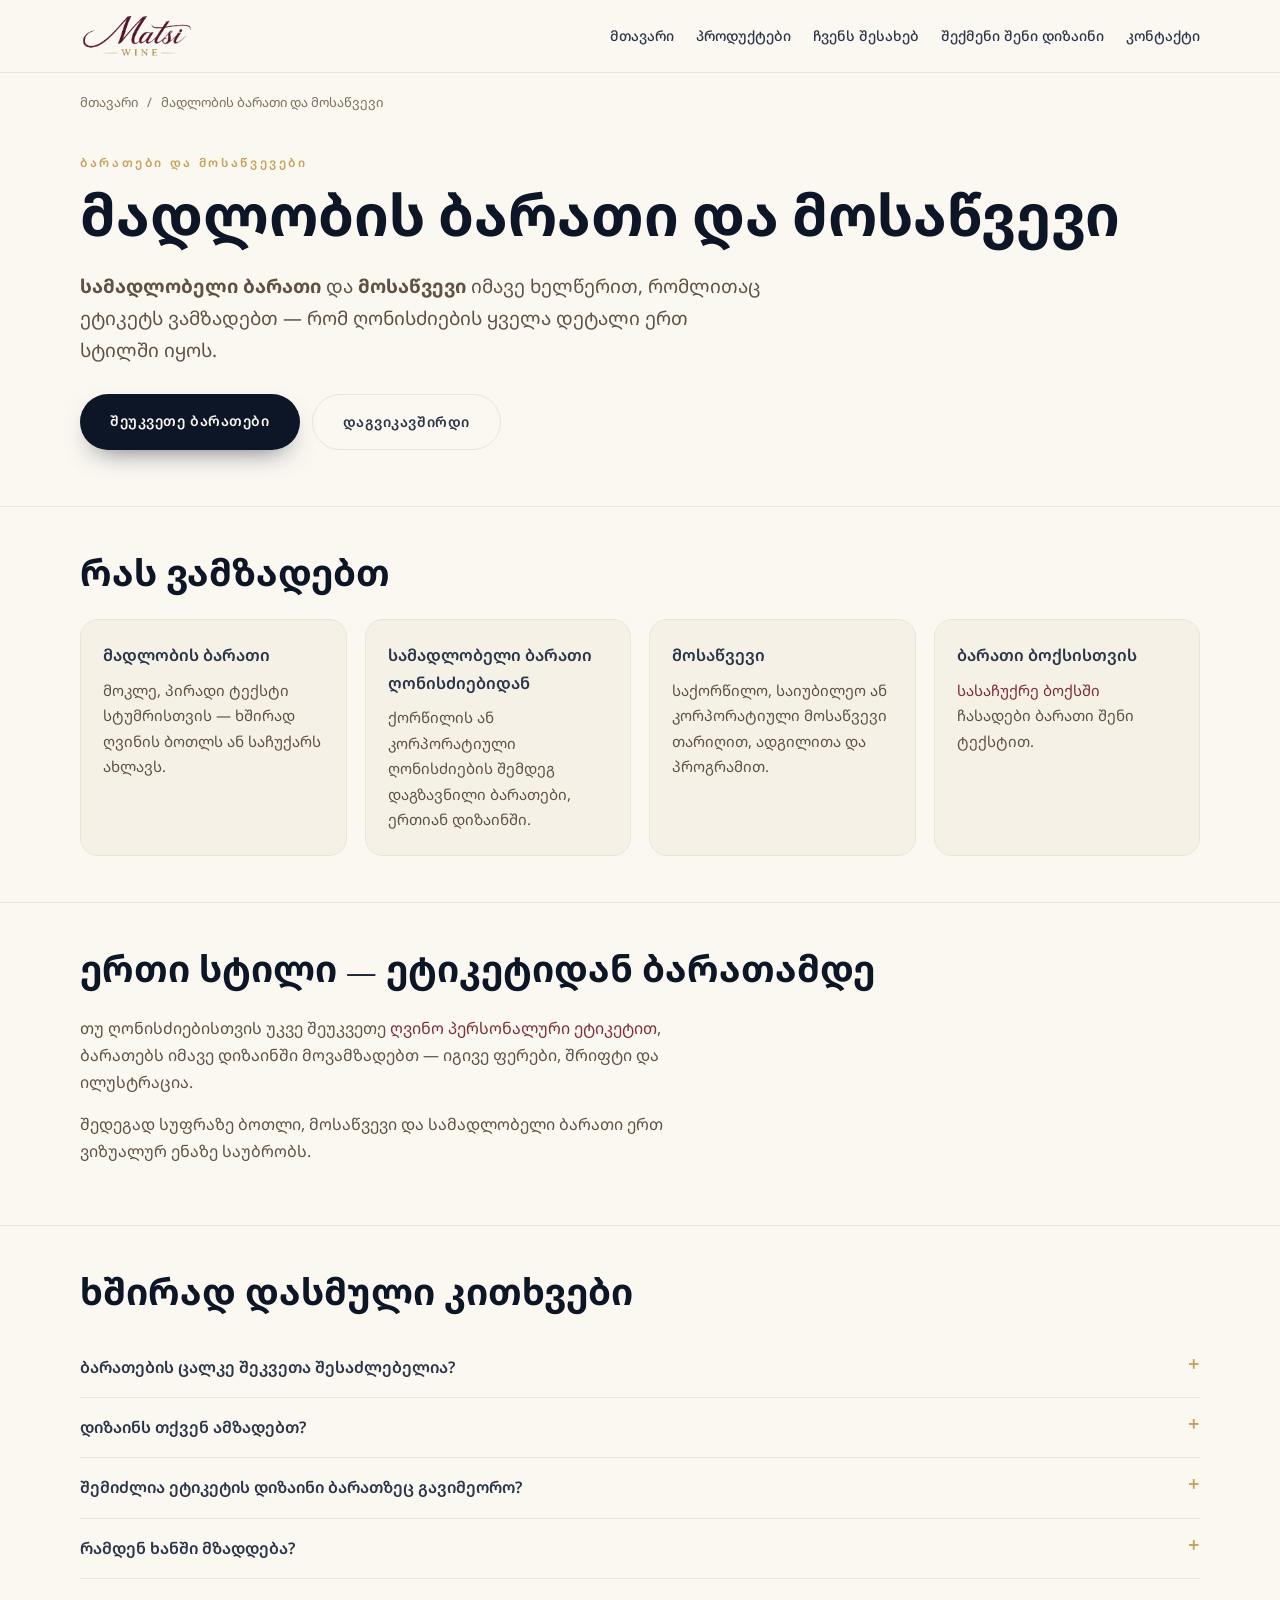
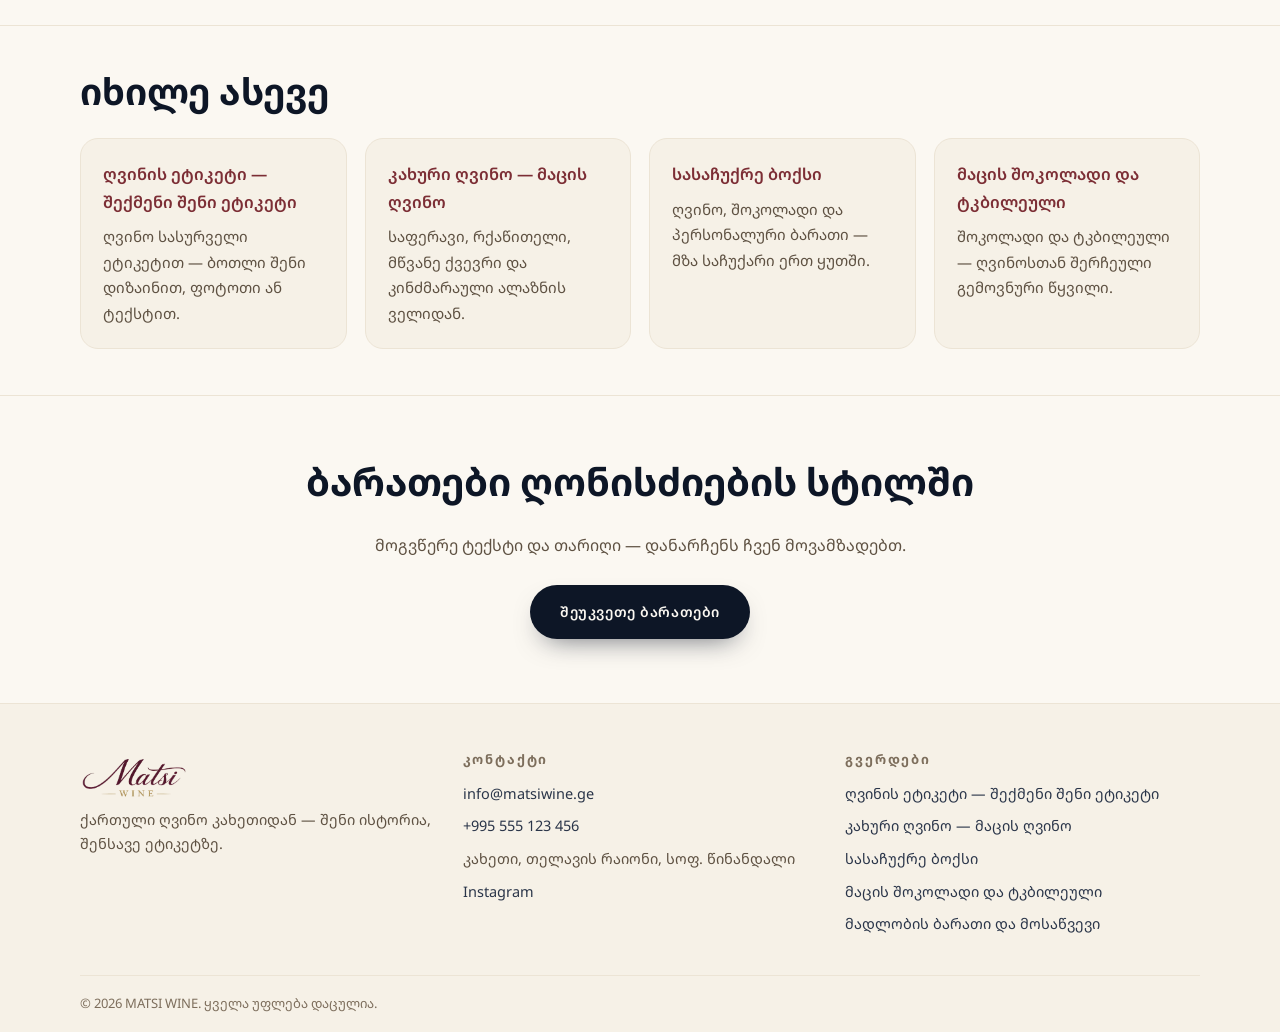
<file: baratebi/index.html>
<!doctype html>
<html lang="ka">
<head>
<meta charset="UTF-8">
<meta name="viewport" content="width=device-width, initial-scale=1.0">
<title>მადლობის ბარათი, სამადლობელი ბარათი და მოსაწვევი | MATSI WINE</title>
<meta name="description" content="სამადლობელი ბარათი, მადლობის ბარათი და მოსაწვევი შენი დიზაინით — ქორწილის, დაბადების დღისა და კორპორატიული ღონისძიებისთვის. ღვინოსთან და სასაჩუქრე ბოქსთან ერთად.">
<meta name="keywords" content="მადლობის ბარათი, სამადლობელი ბარათი, მოსაწვევი, საქორწილო მოსაწვევი, პერსონალური ბარათი, მაცის ღვინო">
<meta name="robots" content="index, follow, max-image-preview:large, max-snippet:-1">
<meta name="theme-color" content="#fbf8f2">
<link rel="canonical" href="https://matsiwine.ge/baratebi/">
<meta property="og:type" content="website">
<meta property="og:site_name" content="MATSI WINE">
<meta property="og:locale" content="ka_GE">
<meta property="og:url" content="https://matsiwine.ge/baratebi/">
<meta property="og:title" content="მადლობის ბარათი და მოსაწვევი">
<meta property="og:description" content="სამადლობელი ბარათი, მადლობის ბარათი და მოსაწვევი შენი დიზაინით — ქორწილის, დაბადების დღისა და კორპორატიული ღონისძიებისთვის. ღვინოსთან და სასაჩუქრე ბოქსთან ერთად.">
<meta property="og:image" content="https://matsiwine.ge/assets/images/og-cover.jpg">
<meta name="twitter:card" content="summary_large_image">
<meta name="twitter:title" content="მადლობის ბარათი და მოსაწვევი">
<meta name="twitter:description" content="სამადლობელი ბარათი, მადლობის ბარათი და მოსაწვევი შენი დიზაინით — ქორწილის, დაბადების დღისა და კორპორატიული ღონისძიებისთვის. ღვინოსთან და სასაჩუქრე ბოქსთან ერთად.">
<link rel="icon" type="image/png" href="/matsiwine.png?v=20260305b">
<link rel="apple-touch-icon" href="/matsiwine.png?v=20260305">
<link rel="preconnect" href="https://fonts.googleapis.com">
<link rel="preconnect" href="https://fonts.gstatic.com" crossorigin>
<link href="https://fonts.googleapis.com/css2?family=Cormorant+Garamond:wght@500;600;700&family=Noto+Sans+Georgian:wght@300;400;500;600;700&display=swap" rel="stylesheet">
<link rel="stylesheet" href="/assets/css/landing.css?v=20260827a">
<script type="application/ld+json">{
 "@context": "https://schema.org",
 "@graph": [
  {
   "@type": "WebPage",
   "@id": "https://matsiwine.ge/baratebi/#webpage",
   "url": "https://matsiwine.ge/baratebi/",
   "name": "მადლობის ბარათი, სამადლობელი ბარათი და მოსაწვევი | MATSI WINE",
   "description": "სამადლობელი ბარათი, მადლობის ბარათი და მოსაწვევი შენი დიზაინით — ქორწილის, დაბადების დღისა და კორპორატიული ღონისძიებისთვის. ღვინოსთან და სასაჩუქრე ბოქსთან ერთად.",
   "inLanguage": "ka",
   "isPartOf": {
    "@id": "https://matsiwine.ge/#website"
   },
   "about": {
    "@id": "https://matsiwine.ge/#winery"
   }
  },
  {
   "@type": "BreadcrumbList",
   "itemListElement": [
    {
     "@type": "ListItem",
     "position": 1,
     "name": "მთავარი",
     "item": "https://matsiwine.ge/"
    },
    {
     "@type": "ListItem",
     "position": 2,
     "name": "მადლობის ბარათი და მოსაწვევი",
     "item": "https://matsiwine.ge/baratebi/"
    }
   ]
  },
  {
   "@type": "FAQPage",
   "mainEntity": [
    {
     "@type": "Question",
     "name": "ბარათების ცალკე შეკვეთა შესაძლებელია?",
     "acceptedAnswer": {
      "@type": "Answer",
      "text": "დიახ. ბარათებისა და მოსაწვევების შეკვეთა შესაძლებელია ღვინის გარეშეც."
     }
    },
    {
     "@type": "Question",
     "name": "დიზაინს თქვენ ამზადებთ?",
     "acceptedAnswer": {
      "@type": "Answer",
      "text": "დიახ. მოგვწერე ტექსტი, თარიღი და სასურველი სტილი — მოგიმზადებთ მაკეტს დასამტკიცებლად."
     }
    },
    {
     "@type": "Question",
     "name": "შემიძლია ეტიკეტის დიზაინი ბარათზეც გავიმეორო?",
     "acceptedAnswer": {
      "@type": "Answer",
      "text": "დიახ, სწორედ ეს არის ყველაზე ხშირი მოთხოვნა — ეტიკეტისა და ბარათის ერთიან სტილში დამზადება."
     }
    },
    {
     "@type": "Question",
     "name": "რამდენ ხანში მზადდება?",
     "acceptedAnswer": {
      "@type": "Answer",
      "text": "ვადა რაოდენობაზეა დამოკიდებული. მოგვწერე რამდენი ცალი გჭირდება და ზუსტ თარიღს შეგითანხმებთ."
     }
    }
   ]
  },
  {
   "@type": "Service",
   "@id": "https://matsiwine.ge/baratebi/#service",
   "name": "ბარათებისა და მოსაწვევების დამზადება",
   "serviceType": "ბარათებისა და მოსაწვევების დამზადება",
   "provider": {
    "@id": "https://matsiwine.ge/#winery"
   },
   "areaServed": {
    "@type": "Country",
    "name": "საქართველო"
   },
   "description": "სამადლობელი ბარათი, მადლობის ბარათი და მოსაწვევი შენი დიზაინით — ქორწილის, დაბადების დღისა და კორპორატიული ღონისძიებისთვის. ღვინოსთან და სასაჩუქრე ბოქსთან ერთად."
  }
 ]
}</script>
</head>
<body>
<header class="lp-nav">
 <div class="lp-wrap lp-nav-in">
  <a class="lp-logo" href="/"><img src="/matsiwine.png?v=20260305b" alt="MATSI WINE — მაცის ღვინო" width="150" height="48"></a>
  <nav class="lp-links" aria-label="მთავარი ნავიგაცია"><a href="/">მთავარი</a><a href="/#shop">პროდუქტები</a><a href="/#about">ჩვენს შესახებ</a><a href="/#designer">შექმენი შენი დიზაინი</a><a href="/#contact">კონტაქტი</a></nav>
 </div>
</header>

<main>
<nav class="lp-wrap lp-crumb" aria-label="ნავიგაციის გზა">
 <a href="/">მთავარი</a> <span aria-hidden="true">/</span> <span>მადლობის ბარათი და მოსაწვევი</span>
</nav>

<section class="lp-hero">
 <div class="lp-wrap">
  <p class="lp-kicker">ბარათები და მოსაწვევები</p>
  <h1>მადლობის ბარათი და მოსაწვევი</h1>
  <p class="lp-lead"><strong>სამადლობელი ბარათი</strong> და <strong>მოსაწვევი</strong> იმავე ხელწერით, რომლითაც ეტიკეტს ვამზადებთ — რომ ღონისძიების ყველა დეტალი ერთ სტილში იყოს.</p>
  <div class="lp-cta">
   <a class="lp-btn lp-btn-primary" href="/#contact">შეუკვეთე ბარათები</a>
   <a class="lp-btn lp-btn-ghost" href="/#contact">დაგვიკავშირდი</a>
  </div>
 </div>
</section>

<section class="lp-sec">
 <div class="lp-wrap">
  <h2>რას ვამზადებთ</h2>
  <div class="lp-cards">
   <article class="lp-card"><h3>მადლობის ბარათი</h3><p>მოკლე, პირადი ტექსტი სტუმრისთვის — ხშირად ღვინის ბოთლს ან საჩუქარს ახლავს.</p></article>
   <article class="lp-card"><h3>სამადლობელი ბარათი ღონისძიებიდან</h3><p>ქორწილის ან კორპორატიული ღონისძიების შემდეგ დაგზავნილი ბარათები, ერთიან დიზაინში.</p></article>
   <article class="lp-card"><h3>მოსაწვევი</h3><p>საქორწილო, საიუბილეო ან კორპორატიული მოსაწვევი თარიღით, ადგილითა და პროგრამით.</p></article>
   <article class="lp-card"><h3>ბარათი ბოქსისთვის</h3><p><a href="/sasachuqre-boksi/">სასაჩუქრე ბოქსში</a> ჩასადები ბარათი შენი ტექსტით.</p></article>
  </div>
 </div>
</section>

<section class="lp-sec">
 <div class="lp-wrap">
  <h2>ერთი სტილი — ეტიკეტიდან ბარათამდე</h2>
  <p>თუ ღონისძიებისთვის უკვე შეუკვეთე <a href="/etiketi/">ღვინო პერსონალური ეტიკეტით</a>, ბარათებს იმავე დიზაინში მოვამზადებთ — იგივე ფერები, შრიფტი და ილუსტრაცია.</p>
  <p>შედეგად სუფრაზე ბოთლი, მოსაწვევი და სამადლობელი ბარათი ერთ ვიზუალურ ენაზე საუბრობს.</p>
 </div>
</section>

<section class="lp-sec lp-faq">
 <div class="lp-wrap">
  <h2>ხშირად დასმული კითხვები</h2>
  <details><summary>ბარათების ცალკე შეკვეთა შესაძლებელია?</summary><p>დიახ. ბარათებისა და მოსაწვევების შეკვეთა შესაძლებელია ღვინის გარეშეც.</p></details>
  <details><summary>დიზაინს თქვენ ამზადებთ?</summary><p>დიახ. მოგვწერე ტექსტი, თარიღი და სასურველი სტილი — მოგიმზადებთ მაკეტს დასამტკიცებლად.</p></details>
  <details><summary>შემიძლია ეტიკეტის დიზაინი ბარათზეც გავიმეორო?</summary><p>დიახ, სწორედ ეს არის ყველაზე ხშირი მოთხოვნა — ეტიკეტისა და ბარათის ერთიან სტილში დამზადება.</p></details>
  <details><summary>რამდენ ხანში მზადდება?</summary><p>ვადა რაოდენობაზეა დამოკიდებული. მოგვწერე რამდენი ცალი გჭირდება და ზუსტ თარიღს შეგითანხმებთ.</p></details>
 </div>
</section>

<section class="lp-sec lp-rel">
 <div class="lp-wrap">
  <h2>იხილე ასევე</h2>
  <div class="lp-cards">
   <article class="lp-card"><h3><a href="/etiketi/">ღვინის ეტიკეტი — შექმენი შენი ეტიკეტი</a></h3><p>ღვინო სასურველი ეტიკეტით — ბოთლი შენი დიზაინით, ფოტოთი ან ტექსტით.</p></article>
   <article class="lp-card"><h3><a href="/kakhuri-gvino/">კახური ღვინო — მაცის ღვინო</a></h3><p>საფერავი, რქაწითელი, მწვანე ქვევრი და კინძმარაული ალაზნის ველიდან.</p></article>
   <article class="lp-card"><h3><a href="/sasachuqre-boksi/">სასაჩუქრე ბოქსი</a></h3><p>ღვინო, შოკოლადი და პერსონალური ბარათი — მზა საჩუქარი ერთ ყუთში.</p></article>
   <article class="lp-card"><h3><a href="/shokoladi/">მაცის შოკოლადი და ტკბილეული</a></h3><p>შოკოლადი და ტკბილეული — ღვინოსთან შერჩეული გემოვნური წყვილი.</p></article>
  </div>
 </div>
</section>

<section class="lp-final">
 <div class="lp-wrap">
  <h2>ბარათები ღონისძიების სტილში</h2>
  <p>მოგვწერე ტექსტი და თარიღი — დანარჩენს ჩვენ მოვამზადებთ.</p>
  <a class="lp-btn lp-btn-primary" href="/#contact">შეუკვეთე ბარათები</a>
 </div>
</section>
</main>

<footer class="lp-foot">
 <div class="lp-wrap lp-foot-in">
  <div>
   <img src="/matsiwine.png?v=20260305b" alt="MATSI WINE" width="130" height="42">
   <p>ქართული ღვინო კახეთიდან — შენი ისტორია, შენსავე ეტიკეტზე.</p>
  </div>
  <div>
   <h3>კონტაქტი</h3>
   <p><a href="mailto:info@matsiwine.ge">info@matsiwine.ge</a></p>
   <p><a href="tel:+995555123456">+995 555 123 456</a></p>
   <p>კახეთი, თელავის რაიონი, სოფ. წინანდალი</p>
   <p><a href="https://instagram.com/matsi_wine_" rel="noopener">Instagram</a></p>
  </div>
  <div>
   <h3>გვერდები</h3>
   <p><a href="/etiketi/">ღვინის ეტიკეტი — შექმენი შენი ეტიკეტი</a></p><p><a href="/kakhuri-gvino/">კახური ღვინო — მაცის ღვინო</a></p><p><a href="/sasachuqre-boksi/">სასაჩუქრე ბოქსი</a></p><p><a href="/shokoladi/">მაცის შოკოლადი და ტკბილეული</a></p><p><a href="/baratebi/">მადლობის ბარათი და მოსაწვევი</a></p>
  </div>
 </div>
 <div class="lp-wrap lp-copy"><p>© 2026 MATSI WINE. ყველა უფლება დაცულია.</p></div>
</footer>
</body>
</html>
</file>
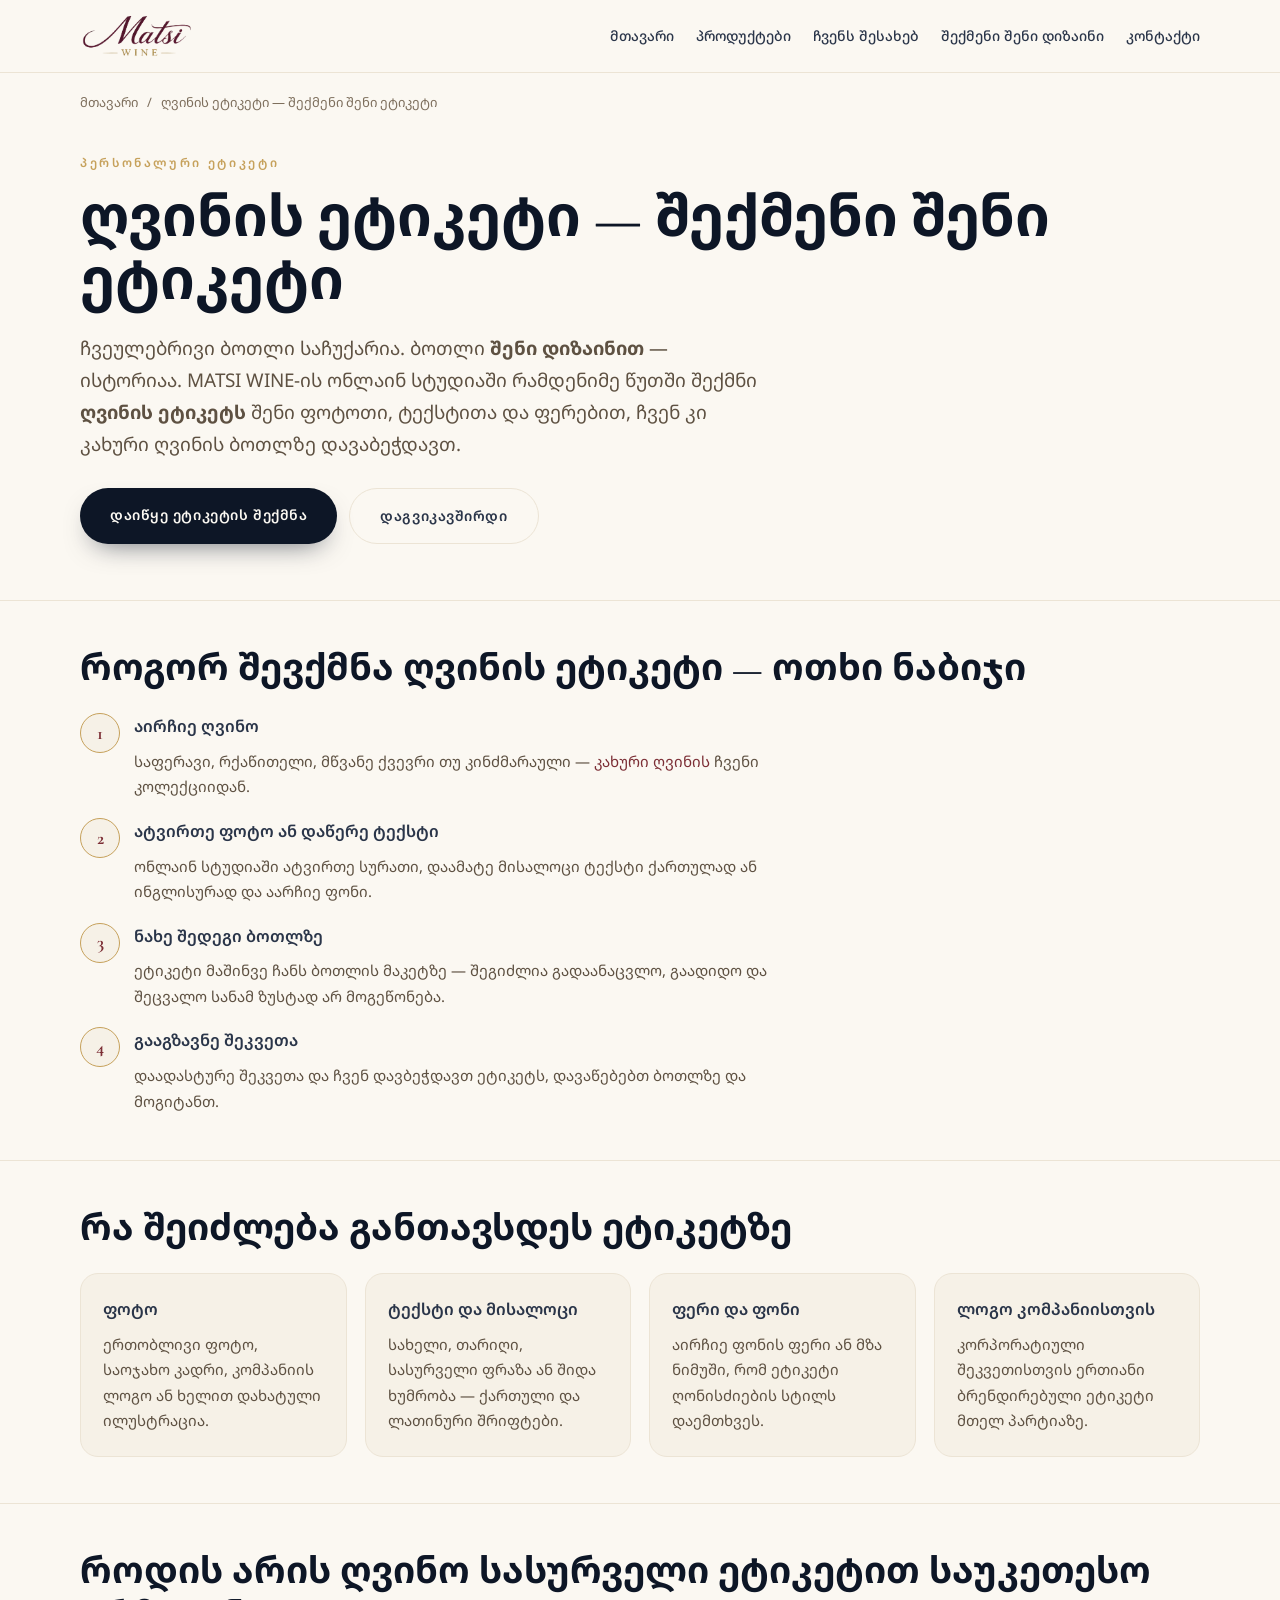
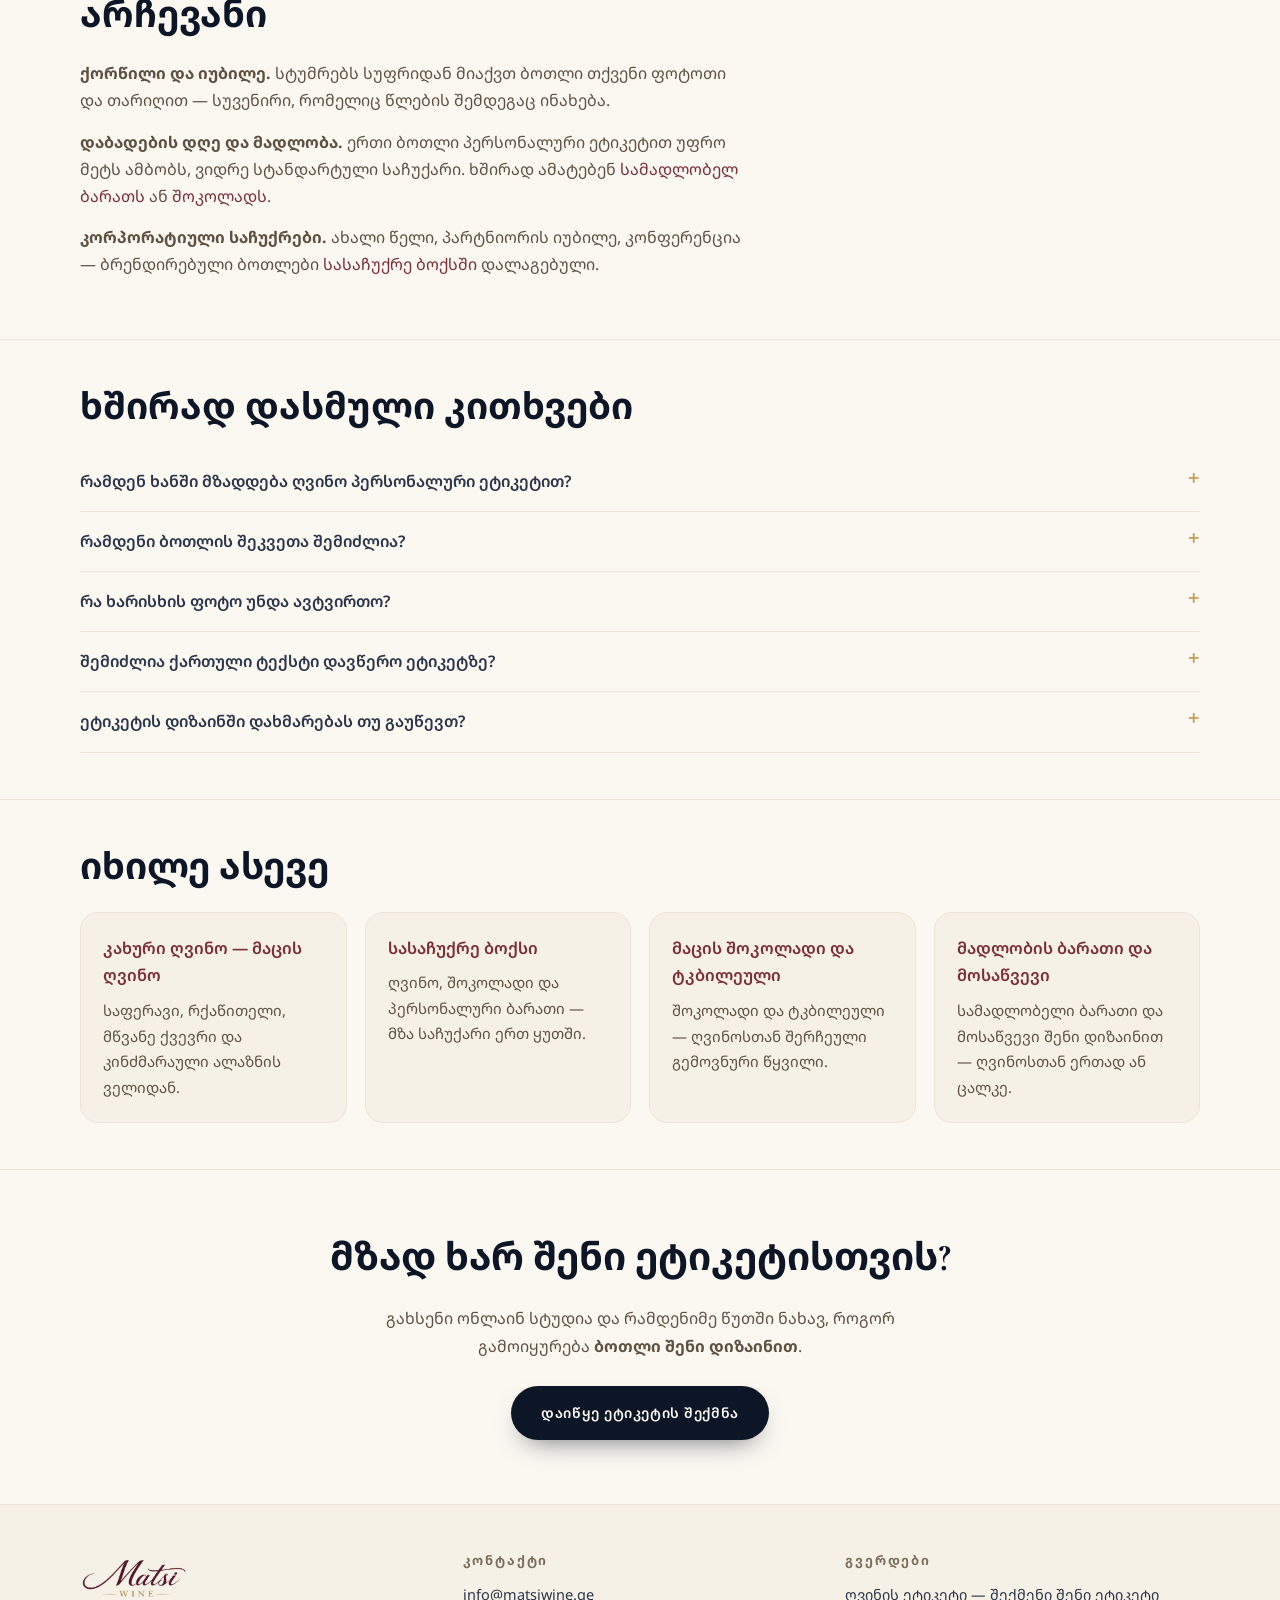
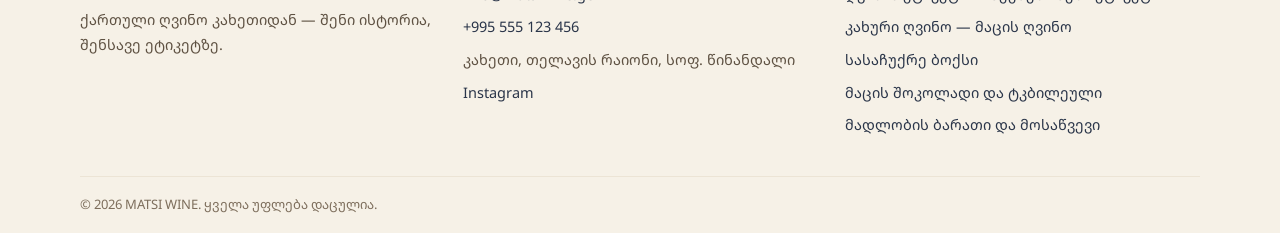
<file: etiketi/index.html>
<!doctype html>
<html lang="ka">
<head>
<meta charset="UTF-8">
<meta name="viewport" content="width=device-width, initial-scale=1.0">
<title>ღვინის ეტიკეტი — შექმენი შენი ეტიკეტი ონლაინ | MATSI WINE</title>
<meta name="description" content="შექმენი შენი ღვინის ეტიკეტი ონლაინ და შეუკვეთე ღვინო სასურველი ეტიკეტით. ბოთლი შენი დიზაინით, ფოტოთი ან ტექსტით — უნიკალური საჩუქარი ქორწილზე, დაბადების დღეზე თუ კორპორატიულ ღონისძიებაზე.">
<meta name="keywords" content="ღვინის ეტიკეტი, შექმენი შენი ეტიკეტი, ღვინო სასურველი ეტიკეტით, ბოთლი შენი დიზაინით, პერსონალური ეტიკეტი, მაცის ღვინო">
<meta name="robots" content="index, follow, max-image-preview:large, max-snippet:-1">
<meta name="theme-color" content="#fbf8f2">
<link rel="canonical" href="https://matsiwine.ge/etiketi/">
<meta property="og:type" content="website">
<meta property="og:site_name" content="MATSI WINE">
<meta property="og:locale" content="ka_GE">
<meta property="og:url" content="https://matsiwine.ge/etiketi/">
<meta property="og:title" content="ღვინის ეტიკეტი — შექმენი შენი ეტიკეტი">
<meta property="og:description" content="შექმენი შენი ღვინის ეტიკეტი ონლაინ და შეუკვეთე ღვინო სასურველი ეტიკეტით. ბოთლი შენი დიზაინით, ფოტოთი ან ტექსტით — უნიკალური საჩუქარი ქორწილზე, დაბადების დღეზე თუ კორპორატიულ ღონისძიებაზე.">
<meta property="og:image" content="https://matsiwine.ge/assets/images/og-cover.jpg">
<meta name="twitter:card" content="summary_large_image">
<meta name="twitter:title" content="ღვინის ეტიკეტი — შექმენი შენი ეტიკეტი">
<meta name="twitter:description" content="შექმენი შენი ღვინის ეტიკეტი ონლაინ და შეუკვეთე ღვინო სასურველი ეტიკეტით. ბოთლი შენი დიზაინით, ფოტოთი ან ტექსტით — უნიკალური საჩუქარი ქორწილზე, დაბადების დღეზე თუ კორპორატიულ ღონისძიებაზე.">
<link rel="icon" type="image/png" href="/matsiwine.png?v=20260305b">
<link rel="apple-touch-icon" href="/matsiwine.png?v=20260305">
<link rel="preconnect" href="https://fonts.googleapis.com">
<link rel="preconnect" href="https://fonts.gstatic.com" crossorigin>
<link href="https://fonts.googleapis.com/css2?family=Cormorant+Garamond:wght@500;600;700&family=Noto+Sans+Georgian:wght@300;400;500;600;700&display=swap" rel="stylesheet">
<link rel="stylesheet" href="/assets/css/landing.css?v=20260827a">
<script type="application/ld+json">{
 "@context": "https://schema.org",
 "@graph": [
  {
   "@type": "WebPage",
   "@id": "https://matsiwine.ge/etiketi/#webpage",
   "url": "https://matsiwine.ge/etiketi/",
   "name": "ღვინის ეტიკეტი — შექმენი შენი ეტიკეტი ონლაინ | MATSI WINE",
   "description": "შექმენი შენი ღვინის ეტიკეტი ონლაინ და შეუკვეთე ღვინო სასურველი ეტიკეტით. ბოთლი შენი დიზაინით, ფოტოთი ან ტექსტით — უნიკალური საჩუქარი ქორწილზე, დაბადების დღეზე თუ კორპორატიულ ღონისძიებაზე.",
   "inLanguage": "ka",
   "isPartOf": {
    "@id": "https://matsiwine.ge/#website"
   },
   "about": {
    "@id": "https://matsiwine.ge/#winery"
   }
  },
  {
   "@type": "BreadcrumbList",
   "itemListElement": [
    {
     "@type": "ListItem",
     "position": 1,
     "name": "მთავარი",
     "item": "https://matsiwine.ge/"
    },
    {
     "@type": "ListItem",
     "position": 2,
     "name": "ღვინის ეტიკეტი — შექმენი შენი ეტიკეტი",
     "item": "https://matsiwine.ge/etiketi/"
    }
   ]
  },
  {
   "@type": "FAQPage",
   "mainEntity": [
    {
     "@type": "Question",
     "name": "რამდენ ხანში მზადდება ღვინო პერსონალური ეტიკეტით?",
     "acceptedAnswer": {
      "@type": "Answer",
      "text": "სტანდარტული შეკვეთა მზადდება რამდენიმე სამუშაო დღეში. დიდი, კორპორატიული პარტიისთვის ვადა შეკვეთის მოცულობაზეა დამოკიდებული — დაგვიკავშირდი და ზუსტ თარიღს შეგითანხმებთ."
     }
    },
    {
     "@type": "Question",
     "name": "რამდენი ბოთლის შეკვეთა შემიძლია?",
     "acceptedAnswer": {
      "@type": "Answer",
      "text": "შეგიძლია ერთი ბოთლიც შეუკვეთო პერსონალური ეტიკეტით. ღონისძიებისთვის დიდი რაოდენობის შემთხვევაში ფასი ინდივიდუალურად თანხმდება."
     }
    },
    {
     "@type": "Question",
     "name": "რა ხარისხის ფოტო უნდა ავტვირთო?",
     "acceptedAnswer": {
      "@type": "Answer",
      "text": "რაც უფრო დიდი და მკვეთრი ფოტოა, მით უკეთესი შედეგი გამოვა ბეჭდვისას. სასურველია ფოტოს სიგანე მინიმუმ 1500 პიქსელი იყოს."
     }
    },
    {
     "@type": "Question",
     "name": "შემიძლია ქართული ტექსტი დავწერო ეტიკეტზე?",
     "acceptedAnswer": {
      "@type": "Answer",
      "text": "დიახ. ონლაინ სტუდია სრულად მუშაობს ქართულ შრიფტებთან — ტექსტი შეგიძლია ქართულად, ინგლისურად ან ორივე ენაზე დაწერო."
     }
    },
    {
     "@type": "Question",
     "name": "ეტიკეტის დიზაინში დახმარებას თუ გაუწევთ?",
     "acceptedAnswer": {
      "@type": "Answer",
      "text": "დიახ. თუ დიზაინის შექმნა გიჭირს, გამოგვიგზავნე ფოტო და სასურველი ტექსტი — ჩვენი გუნდი მოგიმზადებს ვარიანტს დასამტკიცებლად."
     }
    }
   ]
  },
  {
   "@type": "Service",
   "@id": "https://matsiwine.ge/etiketi/#service",
   "name": "ღვინის პერსონალური ეტიკეტის დამზადება",
   "serviceType": "ღვინის პერსონალური ეტიკეტის დამზადება",
   "provider": {
    "@id": "https://matsiwine.ge/#winery"
   },
   "areaServed": {
    "@type": "Country",
    "name": "საქართველო"
   },
   "description": "შექმენი შენი ღვინის ეტიკეტი ონლაინ და შეუკვეთე ღვინო სასურველი ეტიკეტით. ბოთლი შენი დიზაინით, ფოტოთი ან ტექსტით — უნიკალური საჩუქარი ქორწილზე, დაბადების დღეზე თუ კორპორატიულ ღონისძიებაზე."
  }
 ]
}</script>
</head>
<body>
<header class="lp-nav">
 <div class="lp-wrap lp-nav-in">
  <a class="lp-logo" href="/"><img src="/matsiwine.png?v=20260305b" alt="MATSI WINE — მაცის ღვინო" width="150" height="48"></a>
  <nav class="lp-links" aria-label="მთავარი ნავიგაცია"><a href="/">მთავარი</a><a href="/#shop">პროდუქტები</a><a href="/#about">ჩვენს შესახებ</a><a href="/#designer">შექმენი შენი დიზაინი</a><a href="/#contact">კონტაქტი</a></nav>
 </div>
</header>

<main>
<nav class="lp-wrap lp-crumb" aria-label="ნავიგაციის გზა">
 <a href="/">მთავარი</a> <span aria-hidden="true">/</span> <span>ღვინის ეტიკეტი — შექმენი შენი ეტიკეტი</span>
</nav>

<section class="lp-hero">
 <div class="lp-wrap">
  <p class="lp-kicker">პერსონალური ეტიკეტი</p>
  <h1>ღვინის ეტიკეტი — შექმენი შენი ეტიკეტი</h1>
  <p class="lp-lead">ჩვეულებრივი ბოთლი საჩუქარია. ბოთლი <strong>შენი დიზაინით</strong> — ისტორიაა. MATSI WINE-ის ონლაინ სტუდიაში რამდენიმე წუთში შექმნი <strong>ღვინის ეტიკეტს</strong> შენი ფოტოთი, ტექსტითა და ფერებით, ჩვენ კი კახური ღვინის ბოთლზე დავაბეჭდავთ.</p>
  <div class="lp-cta">
   <a class="lp-btn lp-btn-primary" href="/#designer">დაიწყე ეტიკეტის შექმნა</a>
   <a class="lp-btn lp-btn-ghost" href="/#contact">დაგვიკავშირდი</a>
  </div>
 </div>
</section>

<section class="lp-sec">
 <div class="lp-wrap">
  <h2>როგორ შევქმნა ღვინის ეტიკეტი — ოთხი ნაბიჯი</h2>
  <ol class="lp-steps">
   <li><h3>აირჩიე ღვინო</h3><p>საფერავი, რქაწითელი, მწვანე ქვევრი თუ კინძმარაული — <a href="/kakhuri-gvino/">კახური ღვინის</a> ჩვენი კოლექციიდან.</p></li>
   <li><h3>ატვირთე ფოტო ან დაწერე ტექსტი</h3><p>ონლაინ სტუდიაში ატვირთე სურათი, დაამატე მისალოცი ტექსტი ქართულად ან ინგლისურად და აარჩიე ფონი.</p></li>
   <li><h3>ნახე შედეგი ბოთლზე</h3><p>ეტიკეტი მაშინვე ჩანს ბოთლის მაკეტზე — შეგიძლია გადაანაცვლო, გაადიდო და შეცვალო სანამ ზუსტად არ მოგეწონება.</p></li>
   <li><h3>გააგზავნე შეკვეთა</h3><p>დაადასტურე შეკვეთა და ჩვენ დავბეჭდავთ ეტიკეტს, დავაწებებთ ბოთლზე და მოგიტანთ.</p></li>
  </ol>
 </div>
</section>

<section class="lp-sec">
 <div class="lp-wrap">
  <h2>რა შეიძლება განთავსდეს ეტიკეტზე</h2>
  <div class="lp-cards">
   <article class="lp-card"><h3>ფოტო</h3><p>ერთობლივი ფოტო, საოჯახო კადრი, კომპანიის ლოგო ან ხელით დახატული ილუსტრაცია.</p></article>
   <article class="lp-card"><h3>ტექსტი და მისალოცი</h3><p>სახელი, თარიღი, სასურველი ფრაზა ან შიდა ხუმრობა — ქართული და ლათინური შრიფტები.</p></article>
   <article class="lp-card"><h3>ფერი და ფონი</h3><p>აირჩიე ფონის ფერი ან მზა ნიმუში, რომ ეტიკეტი ღონისძიების სტილს დაემთხვეს.</p></article>
   <article class="lp-card"><h3>ლოგო კომპანიისთვის</h3><p>კორპორატიული შეკვეთისთვის ერთიანი ბრენდირებული ეტიკეტი მთელ პარტიაზე.</p></article>
  </div>
 </div>
</section>

<section class="lp-sec">
 <div class="lp-wrap">
  <h2>როდის არის ღვინო სასურველი ეტიკეტით საუკეთესო არჩევანი</h2>
  <p><strong>ქორწილი და იუბილე.</strong> სტუმრებს სუფრიდან მიაქვთ ბოთლი თქვენი ფოტოთი და თარიღით — სუვენირი, რომელიც წლების შემდეგაც ინახება.</p>
  <p><strong>დაბადების დღე და მადლობა.</strong> ერთი ბოთლი პერსონალური ეტიკეტით უფრო მეტს ამბობს, ვიდრე სტანდარტული საჩუქარი. ხშირად ამატებენ <a href="/baratebi/">სამადლობელ ბარათს</a> ან <a href="/shokoladi/">შოკოლადს</a>.</p>
  <p><strong>კორპორატიული საჩუქრები.</strong> ახალი წელი, პარტნიორის იუბილე, კონფერენცია — ბრენდირებული ბოთლები <a href="/sasachuqre-boksi/">სასაჩუქრე ბოქსში</a> დალაგებული.</p>
 </div>
</section>

<section class="lp-sec lp-faq">
 <div class="lp-wrap">
  <h2>ხშირად დასმული კითხვები</h2>
  <details><summary>რამდენ ხანში მზადდება ღვინო პერსონალური ეტიკეტით?</summary><p>სტანდარტული შეკვეთა მზადდება რამდენიმე სამუშაო დღეში. დიდი, კორპორატიული პარტიისთვის ვადა შეკვეთის მოცულობაზეა დამოკიდებული — დაგვიკავშირდი და ზუსტ თარიღს შეგითანხმებთ.</p></details>
  <details><summary>რამდენი ბოთლის შეკვეთა შემიძლია?</summary><p>შეგიძლია ერთი ბოთლიც შეუკვეთო პერსონალური ეტიკეტით. ღონისძიებისთვის დიდი რაოდენობის შემთხვევაში ფასი ინდივიდუალურად თანხმდება.</p></details>
  <details><summary>რა ხარისხის ფოტო უნდა ავტვირთო?</summary><p>რაც უფრო დიდი და მკვეთრი ფოტოა, მით უკეთესი შედეგი გამოვა ბეჭდვისას. სასურველია ფოტოს სიგანე მინიმუმ 1500 პიქსელი იყოს.</p></details>
  <details><summary>შემიძლია ქართული ტექსტი დავწერო ეტიკეტზე?</summary><p>დიახ. ონლაინ სტუდია სრულად მუშაობს ქართულ შრიფტებთან — ტექსტი შეგიძლია ქართულად, ინგლისურად ან ორივე ენაზე დაწერო.</p></details>
  <details><summary>ეტიკეტის დიზაინში დახმარებას თუ გაუწევთ?</summary><p>დიახ. თუ დიზაინის შექმნა გიჭირს, გამოგვიგზავნე ფოტო და სასურველი ტექსტი — ჩვენი გუნდი მოგიმზადებს ვარიანტს დასამტკიცებლად.</p></details>
 </div>
</section>

<section class="lp-sec lp-rel">
 <div class="lp-wrap">
  <h2>იხილე ასევე</h2>
  <div class="lp-cards">
   <article class="lp-card"><h3><a href="/kakhuri-gvino/">კახური ღვინო — მაცის ღვინო</a></h3><p>საფერავი, რქაწითელი, მწვანე ქვევრი და კინძმარაული ალაზნის ველიდან.</p></article>
   <article class="lp-card"><h3><a href="/sasachuqre-boksi/">სასაჩუქრე ბოქსი</a></h3><p>ღვინო, შოკოლადი და პერსონალური ბარათი — მზა საჩუქარი ერთ ყუთში.</p></article>
   <article class="lp-card"><h3><a href="/shokoladi/">მაცის შოკოლადი და ტკბილეული</a></h3><p>შოკოლადი და ტკბილეული — ღვინოსთან შერჩეული გემოვნური წყვილი.</p></article>
   <article class="lp-card"><h3><a href="/baratebi/">მადლობის ბარათი და მოსაწვევი</a></h3><p>სამადლობელი ბარათი და მოსაწვევი შენი დიზაინით — ღვინოსთან ერთად ან ცალკე.</p></article>
  </div>
 </div>
</section>

<section class="lp-final">
 <div class="lp-wrap">
  <h2>მზად ხარ შენი ეტიკეტისთვის?</h2>
  <p>გახსენი ონლაინ სტუდია და რამდენიმე წუთში ნახავ, როგორ გამოიყურება <strong>ბოთლი შენი დიზაინით</strong>.</p>
  <a class="lp-btn lp-btn-primary" href="/#designer">დაიწყე ეტიკეტის შექმნა</a>
 </div>
</section>
</main>

<footer class="lp-foot">
 <div class="lp-wrap lp-foot-in">
  <div>
   <img src="/matsiwine.png?v=20260305b" alt="MATSI WINE" width="130" height="42">
   <p>ქართული ღვინო კახეთიდან — შენი ისტორია, შენსავე ეტიკეტზე.</p>
  </div>
  <div>
   <h3>კონტაქტი</h3>
   <p><a href="mailto:info@matsiwine.ge">info@matsiwine.ge</a></p>
   <p><a href="tel:+995555123456">+995 555 123 456</a></p>
   <p>კახეთი, თელავის რაიონი, სოფ. წინანდალი</p>
   <p><a href="https://instagram.com/matsi_wine_" rel="noopener">Instagram</a></p>
  </div>
  <div>
   <h3>გვერდები</h3>
   <p><a href="/etiketi/">ღვინის ეტიკეტი — შექმენი შენი ეტიკეტი</a></p><p><a href="/kakhuri-gvino/">კახური ღვინო — მაცის ღვინო</a></p><p><a href="/sasachuqre-boksi/">სასაჩუქრე ბოქსი</a></p><p><a href="/shokoladi/">მაცის შოკოლადი და ტკბილეული</a></p><p><a href="/baratebi/">მადლობის ბარათი და მოსაწვევი</a></p>
  </div>
 </div>
 <div class="lp-wrap lp-copy"><p>© 2026 MATSI WINE. ყველა უფლება დაცულია.</p></div>
</footer>
</body>
</html>
</file>
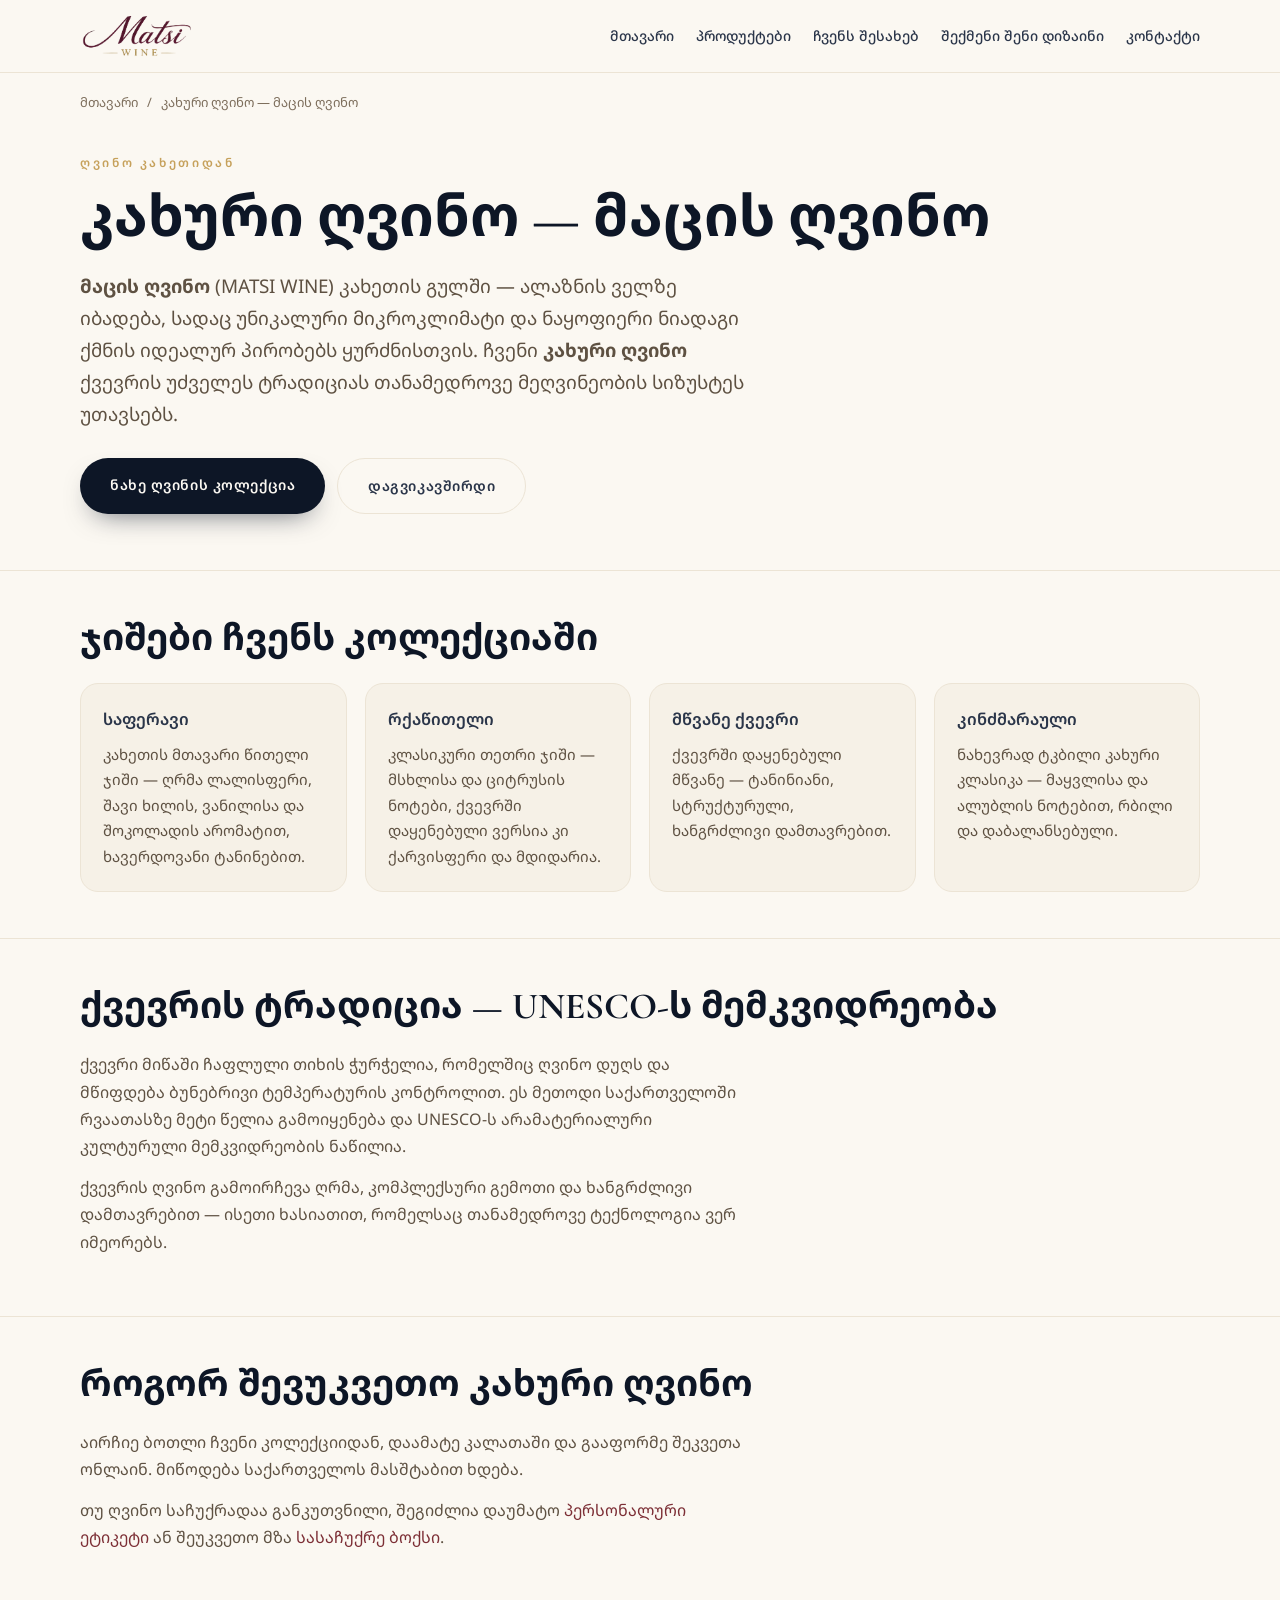
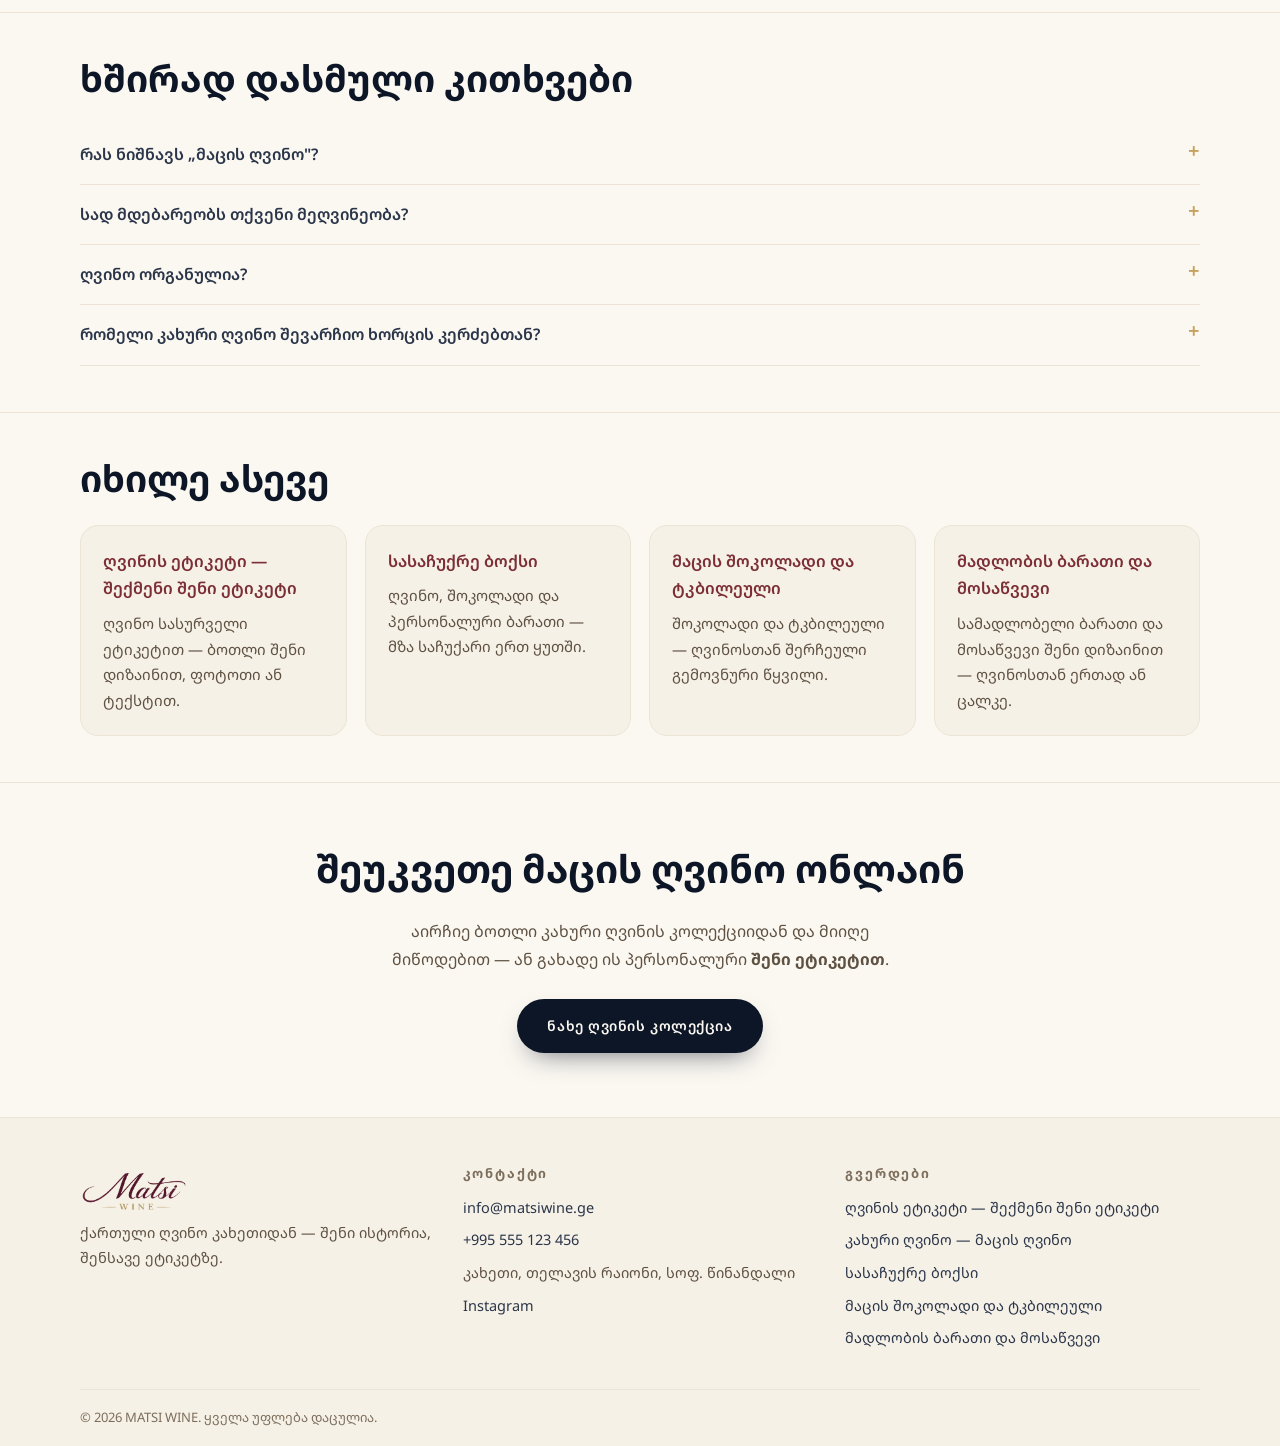
<file: kakhuri-gvino/index.html>
<!doctype html>
<html lang="ka">
<head>
<meta charset="UTF-8">
<meta name="viewport" content="width=device-width, initial-scale=1.0">
<title>კახური ღვინო — მაცის ღვინო კახეთიდან | MATSI WINE</title>
<meta name="description" content="მაცის ღვინო (MATSI WINE) — კახური ღვინო ალაზნის ველიდან. საფერავი, რქაწითელი, მწვანე ქვევრი და კინძმარაული, ქვევრის ტრადიციით დაყენებული. შეუკვეთე ონლაინ.">
<meta name="keywords" content="კახური ღვინო, მაცის ღვინო, მაცის ვაინ, matsi wine, ქართული ღვინო, ქვევრის ღვინო, საფერავი, რქაწითელი">
<meta name="robots" content="index, follow, max-image-preview:large, max-snippet:-1">
<meta name="theme-color" content="#fbf8f2">
<link rel="canonical" href="https://matsiwine.ge/kakhuri-gvino/">
<meta property="og:type" content="website">
<meta property="og:site_name" content="MATSI WINE">
<meta property="og:locale" content="ka_GE">
<meta property="og:url" content="https://matsiwine.ge/kakhuri-gvino/">
<meta property="og:title" content="კახური ღვინო — მაცის ღვინო">
<meta property="og:description" content="მაცის ღვინო (MATSI WINE) — კახური ღვინო ალაზნის ველიდან. საფერავი, რქაწითელი, მწვანე ქვევრი და კინძმარაული, ქვევრის ტრადიციით დაყენებული. შეუკვეთე ონლაინ.">
<meta property="og:image" content="https://matsiwine.ge/assets/images/og-cover.jpg">
<meta name="twitter:card" content="summary_large_image">
<meta name="twitter:title" content="კახური ღვინო — მაცის ღვინო">
<meta name="twitter:description" content="მაცის ღვინო (MATSI WINE) — კახური ღვინო ალაზნის ველიდან. საფერავი, რქაწითელი, მწვანე ქვევრი და კინძმარაული, ქვევრის ტრადიციით დაყენებული. შეუკვეთე ონლაინ.">
<link rel="icon" type="image/png" href="/matsiwine.png?v=20260305b">
<link rel="apple-touch-icon" href="/matsiwine.png?v=20260305">
<link rel="preconnect" href="https://fonts.googleapis.com">
<link rel="preconnect" href="https://fonts.gstatic.com" crossorigin>
<link href="https://fonts.googleapis.com/css2?family=Cormorant+Garamond:wght@500;600;700&family=Noto+Sans+Georgian:wght@300;400;500;600;700&display=swap" rel="stylesheet">
<link rel="stylesheet" href="/assets/css/landing.css?v=20260827a">
<script type="application/ld+json">{
 "@context": "https://schema.org",
 "@graph": [
  {
   "@type": "WebPage",
   "@id": "https://matsiwine.ge/kakhuri-gvino/#webpage",
   "url": "https://matsiwine.ge/kakhuri-gvino/",
   "name": "კახური ღვინო — მაცის ღვინო კახეთიდან | MATSI WINE",
   "description": "მაცის ღვინო (MATSI WINE) — კახური ღვინო ალაზნის ველიდან. საფერავი, რქაწითელი, მწვანე ქვევრი და კინძმარაული, ქვევრის ტრადიციით დაყენებული. შეუკვეთე ონლაინ.",
   "inLanguage": "ka",
   "isPartOf": {
    "@id": "https://matsiwine.ge/#website"
   },
   "about": {
    "@id": "https://matsiwine.ge/#winery"
   }
  },
  {
   "@type": "BreadcrumbList",
   "itemListElement": [
    {
     "@type": "ListItem",
     "position": 1,
     "name": "მთავარი",
     "item": "https://matsiwine.ge/"
    },
    {
     "@type": "ListItem",
     "position": 2,
     "name": "კახური ღვინო — მაცის ღვინო",
     "item": "https://matsiwine.ge/kakhuri-gvino/"
    }
   ]
  },
  {
   "@type": "FAQPage",
   "mainEntity": [
    {
     "@type": "Question",
     "name": "რას ნიშნავს „მაცის ღვინო\"?",
     "acceptedAnswer": {
      "@type": "Answer",
      "text": "MATSI WINE (მაცის ღვინო, ხშირად იწერება როგორც „მაცის ვაინ\") არის ქართული ოჯახური მეღვინეობა კახეთიდან, რომელიც ღვინოს პერსონალური ეტიკეტითაც სთავაზობს მომხმარებელს."
     }
    },
    {
     "@type": "Question",
     "name": "სად მდებარეობს თქვენი მეღვინეობა?",
     "acceptedAnswer": {
      "@type": "Answer",
      "text": "ჩვენი მეღვინეობა კახეთშია, თელავის რაიონში, სოფელ წინანდალში — ალაზნის ველზე."
     }
    },
    {
     "@type": "Question",
     "name": "ღვინო ორგანულია?",
     "acceptedAnswer": {
      "@type": "Answer",
      "text": "ჩვენი ვენახები ტრადიციული, მინიმალური ჩარევის პრინციპით მუშავდება. კონკრეტული პარტიის შესახებ დეტალები შეგიძლია დაგვიზუსტო კონტაქტის გვერდზე."
     }
    },
    {
     "@type": "Question",
     "name": "რომელი კახური ღვინო შევარჩიო ხორცის კერძებთან?",
     "acceptedAnswer": {
      "@type": "Answer",
      "text": "წითელ ხორცთან და ხნულ კერძებთან საუკეთესოდ ერგება საფერავი — სრულსხეულიანი, ხავერდოვანი ტანინებით. ოპტიმალური სერვირების ტემპერატურაა 16-18°C."
     }
    }
   ]
  },
  {
   "@type": "Service",
   "@id": "https://matsiwine.ge/kakhuri-gvino/#service",
   "name": "კახური ღვინის გაყიდვა",
   "serviceType": "კახური ღვინის გაყიდვა",
   "provider": {
    "@id": "https://matsiwine.ge/#winery"
   },
   "areaServed": {
    "@type": "Country",
    "name": "საქართველო"
   },
   "description": "მაცის ღვინო (MATSI WINE) — კახური ღვინო ალაზნის ველიდან. საფერავი, რქაწითელი, მწვანე ქვევრი და კინძმარაული, ქვევრის ტრადიციით დაყენებული. შეუკვეთე ონლაინ."
  }
 ]
}</script>
</head>
<body>
<header class="lp-nav">
 <div class="lp-wrap lp-nav-in">
  <a class="lp-logo" href="/"><img src="/matsiwine.png?v=20260305b" alt="MATSI WINE — მაცის ღვინო" width="150" height="48"></a>
  <nav class="lp-links" aria-label="მთავარი ნავიგაცია"><a href="/">მთავარი</a><a href="/#shop">პროდუქტები</a><a href="/#about">ჩვენს შესახებ</a><a href="/#designer">შექმენი შენი დიზაინი</a><a href="/#contact">კონტაქტი</a></nav>
 </div>
</header>

<main>
<nav class="lp-wrap lp-crumb" aria-label="ნავიგაციის გზა">
 <a href="/">მთავარი</a> <span aria-hidden="true">/</span> <span>კახური ღვინო — მაცის ღვინო</span>
</nav>

<section class="lp-hero">
 <div class="lp-wrap">
  <p class="lp-kicker">ღვინო კახეთიდან</p>
  <h1>კახური ღვინო — მაცის ღვინო</h1>
  <p class="lp-lead"><strong>მაცის ღვინო</strong> (MATSI WINE) კახეთის გულში — ალაზნის ველზე იბადება, სადაც უნიკალური მიკროკლიმატი და ნაყოფიერი ნიადაგი ქმნის იდეალურ პირობებს ყურძნისთვის. ჩვენი <strong>კახური ღვინო</strong> ქვევრის უძველეს ტრადიციას თანამედროვე მეღვინეობის სიზუსტეს უთავსებს.</p>
  <div class="lp-cta">
   <a class="lp-btn lp-btn-primary" href="/#shop">ნახე ღვინის კოლექცია</a>
   <a class="lp-btn lp-btn-ghost" href="/#contact">დაგვიკავშირდი</a>
  </div>
 </div>
</section>

<section class="lp-sec">
 <div class="lp-wrap">
  <h2>ჯიშები ჩვენს კოლექციაში</h2>
  <div class="lp-cards">
   <article class="lp-card"><h3>საფერავი</h3><p>კახეთის მთავარი წითელი ჯიში — ღრმა ლალისფერი, შავი ხილის, ვანილისა და შოკოლადის არომატით, ხავერდოვანი ტანინებით.</p></article>
   <article class="lp-card"><h3>რქაწითელი</h3><p>კლასიკური თეთრი ჯიში — მსხლისა და ციტრუსის ნოტები, ქვევრში დაყენებული ვერსია კი ქარვისფერი და მდიდარია.</p></article>
   <article class="lp-card"><h3>მწვანე ქვევრი</h3><p>ქვევრში დაყენებული მწვანე — ტანინიანი, სტრუქტურული, ხანგრძლივი დამთავრებით.</p></article>
   <article class="lp-card"><h3>კინძმარაული</h3><p>ნახევრად ტკბილი კახური კლასიკა — მაყვლისა და ალუბლის ნოტებით, რბილი და დაბალანსებული.</p></article>
  </div>
 </div>
</section>

<section class="lp-sec">
 <div class="lp-wrap">
  <h2>ქვევრის ტრადიცია — UNESCO-ს მემკვიდრეობა</h2>
  <p>ქვევრი მიწაში ჩაფლული თიხის ჭურჭელია, რომელშიც ღვინო დუღს და მწიფდება ბუნებრივი ტემპერატურის კონტროლით. ეს მეთოდი საქართველოში რვაათასზე მეტი წელია გამოიყენება და UNESCO-ს არამატერიალური კულტურული მემკვიდრეობის ნაწილია.</p>
  <p>ქვევრის ღვინო გამოირჩევა ღრმა, კომპლექსური გემოთი და ხანგრძლივი დამთავრებით — ისეთი ხასიათით, რომელსაც თანამედროვე ტექნოლოგია ვერ იმეორებს.</p>
 </div>
</section>

<section class="lp-sec">
 <div class="lp-wrap">
  <h2>როგორ შევუკვეთო კახური ღვინო</h2>
  <p>აირჩიე ბოთლი ჩვენი კოლექციიდან, დაამატე კალათაში და გააფორმე შეკვეთა ონლაინ. მიწოდება საქართველოს მასშტაბით ხდება.</p>
  <p>თუ ღვინო საჩუქრადაა განკუთვნილი, შეგიძლია დაუმატო <a href="/etiketi/">პერსონალური ეტიკეტი</a> ან შეუკვეთო მზა <a href="/sasachuqre-boksi/">სასაჩუქრე ბოქსი</a>.</p>
 </div>
</section>

<section class="lp-sec lp-faq">
 <div class="lp-wrap">
  <h2>ხშირად დასმული კითხვები</h2>
  <details><summary>რას ნიშნავს „მაცის ღვინო&quot;?</summary><p>MATSI WINE (მაცის ღვინო, ხშირად იწერება როგორც „მაცის ვაინ&quot;) არის ქართული ოჯახური მეღვინეობა კახეთიდან, რომელიც ღვინოს პერსონალური ეტიკეტითაც სთავაზობს მომხმარებელს.</p></details>
  <details><summary>სად მდებარეობს თქვენი მეღვინეობა?</summary><p>ჩვენი მეღვინეობა კახეთშია, თელავის რაიონში, სოფელ წინანდალში — ალაზნის ველზე.</p></details>
  <details><summary>ღვინო ორგანულია?</summary><p>ჩვენი ვენახები ტრადიციული, მინიმალური ჩარევის პრინციპით მუშავდება. კონკრეტული პარტიის შესახებ დეტალები შეგიძლია დაგვიზუსტო კონტაქტის გვერდზე.</p></details>
  <details><summary>რომელი კახური ღვინო შევარჩიო ხორცის კერძებთან?</summary><p>წითელ ხორცთან და ხნულ კერძებთან საუკეთესოდ ერგება საფერავი — სრულსხეულიანი, ხავერდოვანი ტანინებით. ოპტიმალური სერვირების ტემპერატურაა 16-18°C.</p></details>
 </div>
</section>

<section class="lp-sec lp-rel">
 <div class="lp-wrap">
  <h2>იხილე ასევე</h2>
  <div class="lp-cards">
   <article class="lp-card"><h3><a href="/etiketi/">ღვინის ეტიკეტი — შექმენი შენი ეტიკეტი</a></h3><p>ღვინო სასურველი ეტიკეტით — ბოთლი შენი დიზაინით, ფოტოთი ან ტექსტით.</p></article>
   <article class="lp-card"><h3><a href="/sasachuqre-boksi/">სასაჩუქრე ბოქსი</a></h3><p>ღვინო, შოკოლადი და პერსონალური ბარათი — მზა საჩუქარი ერთ ყუთში.</p></article>
   <article class="lp-card"><h3><a href="/shokoladi/">მაცის შოკოლადი და ტკბილეული</a></h3><p>შოკოლადი და ტკბილეული — ღვინოსთან შერჩეული გემოვნური წყვილი.</p></article>
   <article class="lp-card"><h3><a href="/baratebi/">მადლობის ბარათი და მოსაწვევი</a></h3><p>სამადლობელი ბარათი და მოსაწვევი შენი დიზაინით — ღვინოსთან ერთად ან ცალკე.</p></article>
  </div>
 </div>
</section>

<section class="lp-final">
 <div class="lp-wrap">
  <h2>შეუკვეთე მაცის ღვინო ონლაინ</h2>
  <p>აირჩიე ბოთლი კახური ღვინის კოლექციიდან და მიიღე მიწოდებით — ან გახადე ის პერსონალური <strong>შენი ეტიკეტით</strong>.</p>
  <a class="lp-btn lp-btn-primary" href="/#shop">ნახე ღვინის კოლექცია</a>
 </div>
</section>
</main>

<footer class="lp-foot">
 <div class="lp-wrap lp-foot-in">
  <div>
   <img src="/matsiwine.png?v=20260305b" alt="MATSI WINE" width="130" height="42">
   <p>ქართული ღვინო კახეთიდან — შენი ისტორია, შენსავე ეტიკეტზე.</p>
  </div>
  <div>
   <h3>კონტაქტი</h3>
   <p><a href="mailto:info@matsiwine.ge">info@matsiwine.ge</a></p>
   <p><a href="tel:+995555123456">+995 555 123 456</a></p>
   <p>კახეთი, თელავის რაიონი, სოფ. წინანდალი</p>
   <p><a href="https://instagram.com/matsi_wine_" rel="noopener">Instagram</a></p>
  </div>
  <div>
   <h3>გვერდები</h3>
   <p><a href="/etiketi/">ღვინის ეტიკეტი — შექმენი შენი ეტიკეტი</a></p><p><a href="/kakhuri-gvino/">კახური ღვინო — მაცის ღვინო</a></p><p><a href="/sasachuqre-boksi/">სასაჩუქრე ბოქსი</a></p><p><a href="/shokoladi/">მაცის შოკოლადი და ტკბილეული</a></p><p><a href="/baratebi/">მადლობის ბარათი და მოსაწვევი</a></p>
  </div>
 </div>
 <div class="lp-wrap lp-copy"><p>© 2026 MATSI WINE. ყველა უფლება დაცულია.</p></div>
</footer>
</body>
</html>
</file>
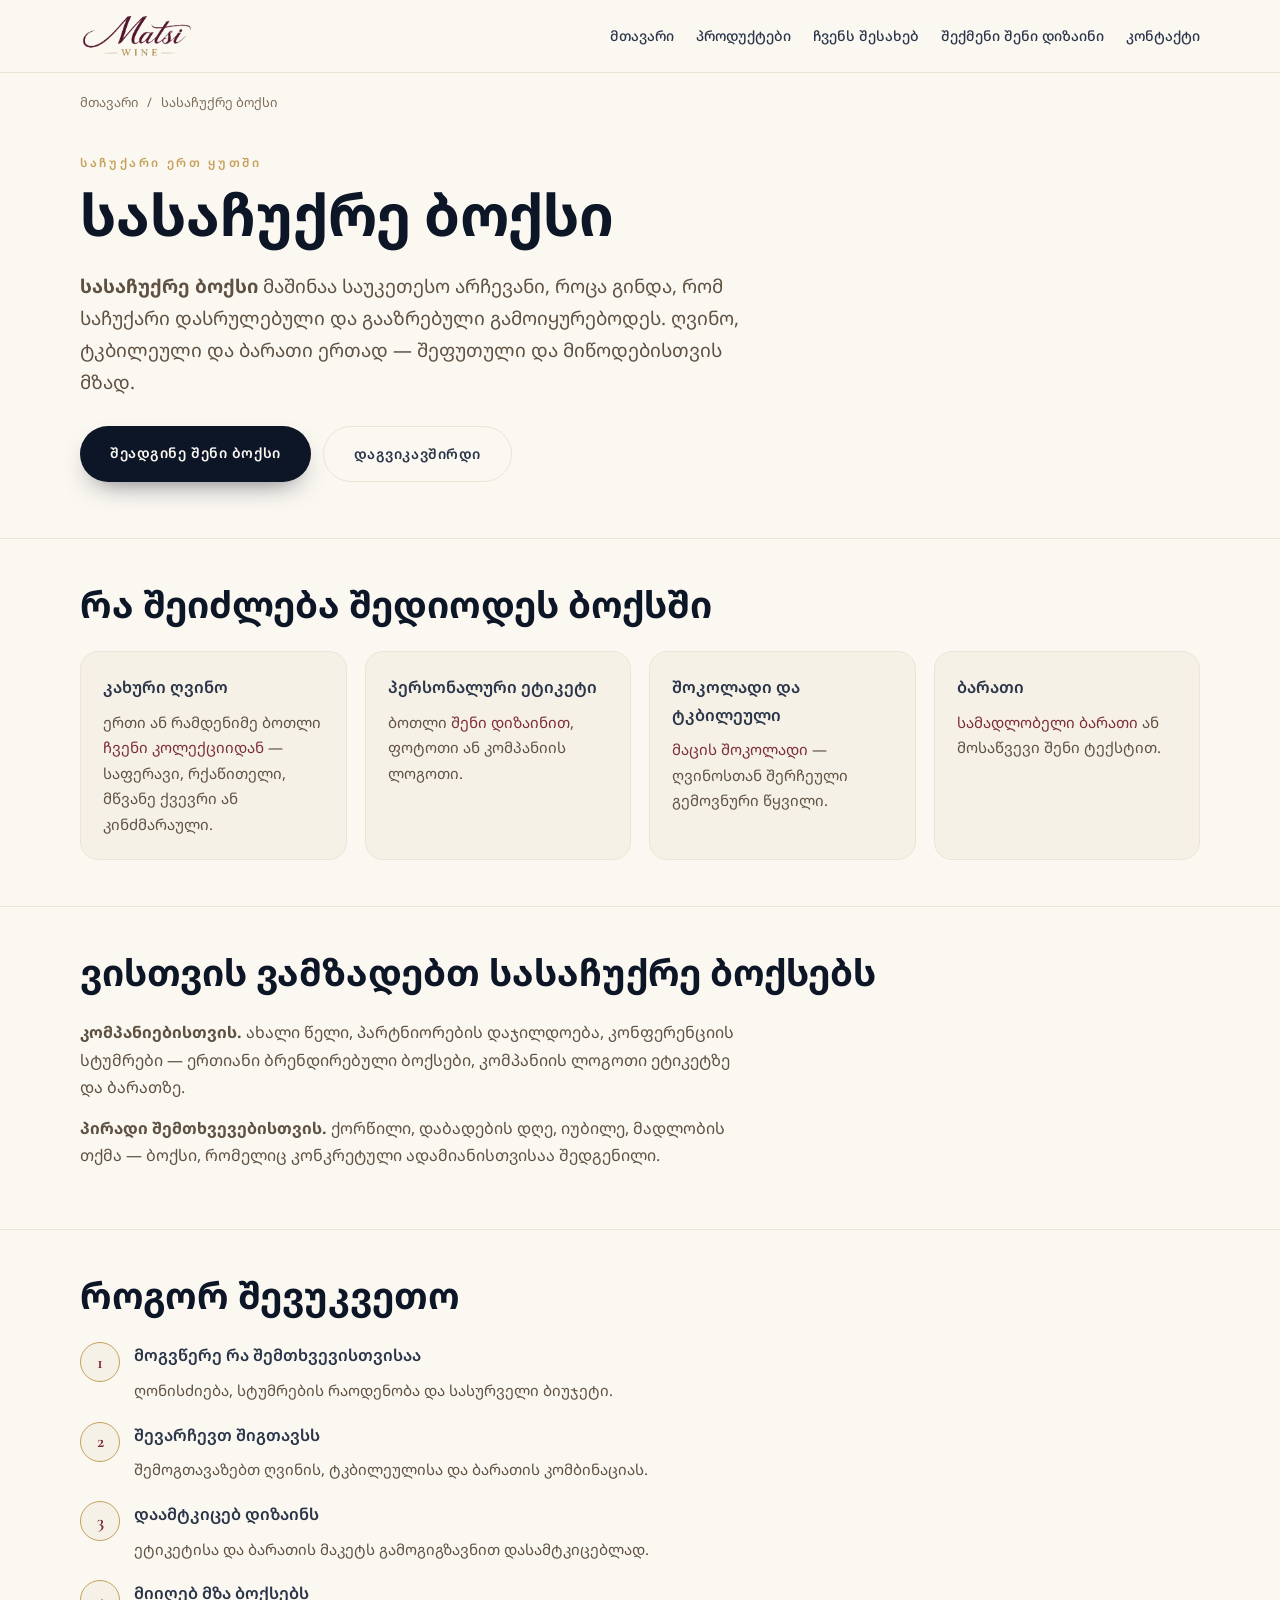
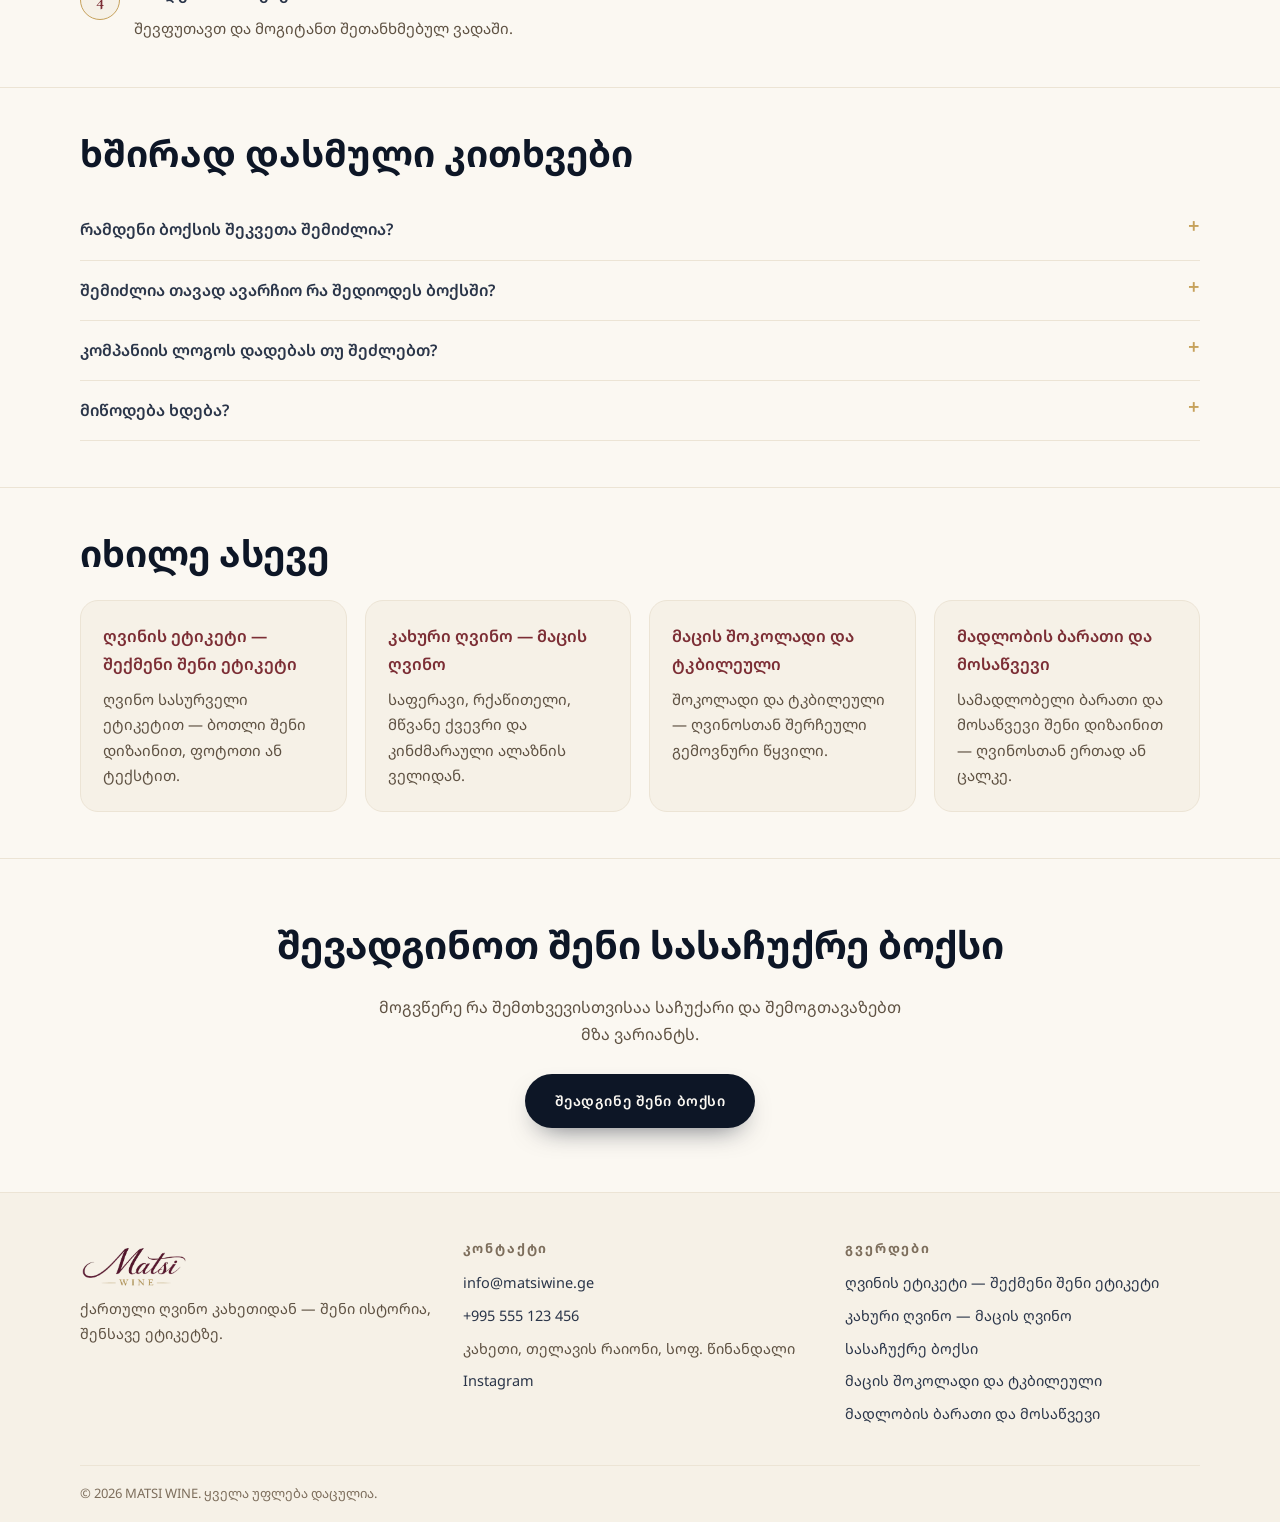
<file: sasachuqre-boksi/index.html>
<!doctype html>
<html lang="ka">
<head>
<meta charset="UTF-8">
<meta name="viewport" content="width=device-width, initial-scale=1.0">
<title>სასაჩუქრე ბოქსი — ღვინო, შოკოლადი და ბარათი | MATSI WINE</title>
<meta name="description" content="სასაჩუქრე ბოქსი MATSI WINE-ისგან: კახური ღვინო, შოკოლადი და პერსონალური ბარათი ერთ ყუთში. კორპორატიული და პირადი საჩუქრები, ბოთლი შენი დიზაინით.">
<meta name="keywords" content="სასაჩუქრე ბოქსი, ღვინის საჩუქარი, კორპორატიული საჩუქარი, საჩუქრის ყუთი, მაცის ღვინო">
<meta name="robots" content="index, follow, max-image-preview:large, max-snippet:-1">
<meta name="theme-color" content="#fbf8f2">
<link rel="canonical" href="https://matsiwine.ge/sasachuqre-boksi/">
<meta property="og:type" content="website">
<meta property="og:site_name" content="MATSI WINE">
<meta property="og:locale" content="ka_GE">
<meta property="og:url" content="https://matsiwine.ge/sasachuqre-boksi/">
<meta property="og:title" content="სასაჩუქრე ბოქსი">
<meta property="og:description" content="სასაჩუქრე ბოქსი MATSI WINE-ისგან: კახური ღვინო, შოკოლადი და პერსონალური ბარათი ერთ ყუთში. კორპორატიული და პირადი საჩუქრები, ბოთლი შენი დიზაინით.">
<meta property="og:image" content="https://matsiwine.ge/assets/images/og-cover.jpg">
<meta name="twitter:card" content="summary_large_image">
<meta name="twitter:title" content="სასაჩუქრე ბოქსი">
<meta name="twitter:description" content="სასაჩუქრე ბოქსი MATSI WINE-ისგან: კახური ღვინო, შოკოლადი და პერსონალური ბარათი ერთ ყუთში. კორპორატიული და პირადი საჩუქრები, ბოთლი შენი დიზაინით.">
<link rel="icon" type="image/png" href="/matsiwine.png?v=20260305b">
<link rel="apple-touch-icon" href="/matsiwine.png?v=20260305">
<link rel="preconnect" href="https://fonts.googleapis.com">
<link rel="preconnect" href="https://fonts.gstatic.com" crossorigin>
<link href="https://fonts.googleapis.com/css2?family=Cormorant+Garamond:wght@500;600;700&family=Noto+Sans+Georgian:wght@300;400;500;600;700&display=swap" rel="stylesheet">
<link rel="stylesheet" href="/assets/css/landing.css?v=20260827a">
<script type="application/ld+json">{
 "@context": "https://schema.org",
 "@graph": [
  {
   "@type": "WebPage",
   "@id": "https://matsiwine.ge/sasachuqre-boksi/#webpage",
   "url": "https://matsiwine.ge/sasachuqre-boksi/",
   "name": "სასაჩუქრე ბოქსი — ღვინო, შოკოლადი და ბარათი | MATSI WINE",
   "description": "სასაჩუქრე ბოქსი MATSI WINE-ისგან: კახური ღვინო, შოკოლადი და პერსონალური ბარათი ერთ ყუთში. კორპორატიული და პირადი საჩუქრები, ბოთლი შენი დიზაინით.",
   "inLanguage": "ka",
   "isPartOf": {
    "@id": "https://matsiwine.ge/#website"
   },
   "about": {
    "@id": "https://matsiwine.ge/#winery"
   }
  },
  {
   "@type": "BreadcrumbList",
   "itemListElement": [
    {
     "@type": "ListItem",
     "position": 1,
     "name": "მთავარი",
     "item": "https://matsiwine.ge/"
    },
    {
     "@type": "ListItem",
     "position": 2,
     "name": "სასაჩუქრე ბოქსი",
     "item": "https://matsiwine.ge/sasachuqre-boksi/"
    }
   ]
  },
  {
   "@type": "FAQPage",
   "mainEntity": [
    {
     "@type": "Question",
     "name": "რამდენი ბოქსის შეკვეთა შემიძლია?",
     "acceptedAnswer": {
      "@type": "Answer",
      "text": "შეგიძლია როგორც ერთი ბოქსი პირადი საჩუქრისთვის, ისე დიდი კორპორატიული პარტია. ზუსტი პირობები რაოდენობაზეა დამოკიდებული."
     }
    },
    {
     "@type": "Question",
     "name": "შემიძლია თავად ავარჩიო რა შედიოდეს ბოქსში?",
     "acceptedAnswer": {
      "@type": "Answer",
      "text": "დიახ. ბოქსის შიგთავსი ინდივიდუალურად დგება — მოგვწერე რა შემთხვევისთვისაა საჩუქარი და ერთად შევარჩევთ."
     }
    },
    {
     "@type": "Question",
     "name": "კომპანიის ლოგოს დადებას თუ შეძლებთ?",
     "acceptedAnswer": {
      "@type": "Answer",
      "text": "დიახ. ლოგო შეიძლება განთავსდეს როგორც ბოთლის ეტიკეტზე, ისე ბარათზე."
     }
    },
    {
     "@type": "Question",
     "name": "მიწოდება ხდება?",
     "acceptedAnswer": {
      "@type": "Answer",
      "text": "დიახ, მიწოდება საქართველოს მასშტაბით ხდება. ვადა შეკვეთის მოცულობაზეა დამოკიდებული."
     }
    }
   ]
  },
  {
   "@type": "Service",
   "@id": "https://matsiwine.ge/sasachuqre-boksi/#service",
   "name": "სასაჩუქრე ბოქსის შედგენა და მიწოდება",
   "serviceType": "სასაჩუქრე ბოქსის შედგენა და მიწოდება",
   "provider": {
    "@id": "https://matsiwine.ge/#winery"
   },
   "areaServed": {
    "@type": "Country",
    "name": "საქართველო"
   },
   "description": "სასაჩუქრე ბოქსი MATSI WINE-ისგან: კახური ღვინო, შოკოლადი და პერსონალური ბარათი ერთ ყუთში. კორპორატიული და პირადი საჩუქრები, ბოთლი შენი დიზაინით."
  }
 ]
}</script>
</head>
<body>
<header class="lp-nav">
 <div class="lp-wrap lp-nav-in">
  <a class="lp-logo" href="/"><img src="/matsiwine.png?v=20260305b" alt="MATSI WINE — მაცის ღვინო" width="150" height="48"></a>
  <nav class="lp-links" aria-label="მთავარი ნავიგაცია"><a href="/">მთავარი</a><a href="/#shop">პროდუქტები</a><a href="/#about">ჩვენს შესახებ</a><a href="/#designer">შექმენი შენი დიზაინი</a><a href="/#contact">კონტაქტი</a></nav>
 </div>
</header>

<main>
<nav class="lp-wrap lp-crumb" aria-label="ნავიგაციის გზა">
 <a href="/">მთავარი</a> <span aria-hidden="true">/</span> <span>სასაჩუქრე ბოქსი</span>
</nav>

<section class="lp-hero">
 <div class="lp-wrap">
  <p class="lp-kicker">საჩუქარი ერთ ყუთში</p>
  <h1>სასაჩუქრე ბოქსი</h1>
  <p class="lp-lead"><strong>სასაჩუქრე ბოქსი</strong> მაშინაა საუკეთესო არჩევანი, როცა გინდა, რომ საჩუქარი დასრულებული და გააზრებული გამოიყურებოდეს. ღვინო, ტკბილეული და ბარათი ერთად — შეფუთული და მიწოდებისთვის მზად.</p>
  <div class="lp-cta">
   <a class="lp-btn lp-btn-primary" href="/#contact">შეადგინე შენი ბოქსი</a>
   <a class="lp-btn lp-btn-ghost" href="/#contact">დაგვიკავშირდი</a>
  </div>
 </div>
</section>

<section class="lp-sec">
 <div class="lp-wrap">
  <h2>რა შეიძლება შედიოდეს ბოქსში</h2>
  <div class="lp-cards">
   <article class="lp-card"><h3>კახური ღვინო</h3><p>ერთი ან რამდენიმე ბოთლი <a href="/kakhuri-gvino/">ჩვენი კოლექციიდან</a> — საფერავი, რქაწითელი, მწვანე ქვევრი ან კინძმარაული.</p></article>
   <article class="lp-card"><h3>პერსონალური ეტიკეტი</h3><p>ბოთლი <a href="/etiketi/">შენი დიზაინით</a>, ფოტოთი ან კომპანიის ლოგოთი.</p></article>
   <article class="lp-card"><h3>შოკოლადი და ტკბილეული</h3><p><a href="/shokoladi/">მაცის შოკოლადი</a> — ღვინოსთან შერჩეული გემოვნური წყვილი.</p></article>
   <article class="lp-card"><h3>ბარათი</h3><p><a href="/baratebi/">სამადლობელი ბარათი</a> ან მოსაწვევი შენი ტექსტით.</p></article>
  </div>
 </div>
</section>

<section class="lp-sec">
 <div class="lp-wrap">
  <h2>ვისთვის ვამზადებთ სასაჩუქრე ბოქსებს</h2>
  <p><strong>კომპანიებისთვის.</strong> ახალი წელი, პარტნიორების დაჯილდოება, კონფერენციის სტუმრები — ერთიანი ბრენდირებული ბოქსები, კომპანიის ლოგოთი ეტიკეტზე და ბარათზე.</p>
  <p><strong>პირადი შემთხვევებისთვის.</strong> ქორწილი, დაბადების დღე, იუბილე, მადლობის თქმა — ბოქსი, რომელიც კონკრეტული ადამიანისთვისაა შედგენილი.</p>
 </div>
</section>

<section class="lp-sec">
 <div class="lp-wrap">
  <h2>როგორ შევუკვეთო</h2>
  <ol class="lp-steps">
   <li><h3>მოგვწერე რა შემთხვევისთვისაა</h3><p>ღონისძიება, სტუმრების რაოდენობა და სასურველი ბიუჯეტი.</p></li>
   <li><h3>შევარჩევთ შიგთავსს</h3><p>შემოგთავაზებთ ღვინის, ტკბილეულისა და ბარათის კომბინაციას.</p></li>
   <li><h3>დაამტკიცებ დიზაინს</h3><p>ეტიკეტისა და ბარათის მაკეტს გამოგიგზავნით დასამტკიცებლად.</p></li>
   <li><h3>მიიღებ მზა ბოქსებს</h3><p>შევფუთავთ და მოგიტანთ შეთანხმებულ ვადაში.</p></li>
  </ol>
 </div>
</section>

<section class="lp-sec lp-faq">
 <div class="lp-wrap">
  <h2>ხშირად დასმული კითხვები</h2>
  <details><summary>რამდენი ბოქსის შეკვეთა შემიძლია?</summary><p>შეგიძლია როგორც ერთი ბოქსი პირადი საჩუქრისთვის, ისე დიდი კორპორატიული პარტია. ზუსტი პირობები რაოდენობაზეა დამოკიდებული.</p></details>
  <details><summary>შემიძლია თავად ავარჩიო რა შედიოდეს ბოქსში?</summary><p>დიახ. ბოქსის შიგთავსი ინდივიდუალურად დგება — მოგვწერე რა შემთხვევისთვისაა საჩუქარი და ერთად შევარჩევთ.</p></details>
  <details><summary>კომპანიის ლოგოს დადებას თუ შეძლებთ?</summary><p>დიახ. ლოგო შეიძლება განთავსდეს როგორც ბოთლის ეტიკეტზე, ისე ბარათზე.</p></details>
  <details><summary>მიწოდება ხდება?</summary><p>დიახ, მიწოდება საქართველოს მასშტაბით ხდება. ვადა შეკვეთის მოცულობაზეა დამოკიდებული.</p></details>
 </div>
</section>

<section class="lp-sec lp-rel">
 <div class="lp-wrap">
  <h2>იხილე ასევე</h2>
  <div class="lp-cards">
   <article class="lp-card"><h3><a href="/etiketi/">ღვინის ეტიკეტი — შექმენი შენი ეტიკეტი</a></h3><p>ღვინო სასურველი ეტიკეტით — ბოთლი შენი დიზაინით, ფოტოთი ან ტექსტით.</p></article>
   <article class="lp-card"><h3><a href="/kakhuri-gvino/">კახური ღვინო — მაცის ღვინო</a></h3><p>საფერავი, რქაწითელი, მწვანე ქვევრი და კინძმარაული ალაზნის ველიდან.</p></article>
   <article class="lp-card"><h3><a href="/shokoladi/">მაცის შოკოლადი და ტკბილეული</a></h3><p>შოკოლადი და ტკბილეული — ღვინოსთან შერჩეული გემოვნური წყვილი.</p></article>
   <article class="lp-card"><h3><a href="/baratebi/">მადლობის ბარათი და მოსაწვევი</a></h3><p>სამადლობელი ბარათი და მოსაწვევი შენი დიზაინით — ღვინოსთან ერთად ან ცალკე.</p></article>
  </div>
 </div>
</section>

<section class="lp-final">
 <div class="lp-wrap">
  <h2>შევადგინოთ შენი სასაჩუქრე ბოქსი</h2>
  <p>მოგვწერე რა შემთხვევისთვისაა საჩუქარი და შემოგთავაზებთ მზა ვარიანტს.</p>
  <a class="lp-btn lp-btn-primary" href="/#contact">შეადგინე შენი ბოქსი</a>
 </div>
</section>
</main>

<footer class="lp-foot">
 <div class="lp-wrap lp-foot-in">
  <div>
   <img src="/matsiwine.png?v=20260305b" alt="MATSI WINE" width="130" height="42">
   <p>ქართული ღვინო კახეთიდან — შენი ისტორია, შენსავე ეტიკეტზე.</p>
  </div>
  <div>
   <h3>კონტაქტი</h3>
   <p><a href="mailto:info@matsiwine.ge">info@matsiwine.ge</a></p>
   <p><a href="tel:+995555123456">+995 555 123 456</a></p>
   <p>კახეთი, თელავის რაიონი, სოფ. წინანდალი</p>
   <p><a href="https://instagram.com/matsi_wine_" rel="noopener">Instagram</a></p>
  </div>
  <div>
   <h3>გვერდები</h3>
   <p><a href="/etiketi/">ღვინის ეტიკეტი — შექმენი შენი ეტიკეტი</a></p><p><a href="/kakhuri-gvino/">კახური ღვინო — მაცის ღვინო</a></p><p><a href="/sasachuqre-boksi/">სასაჩუქრე ბოქსი</a></p><p><a href="/shokoladi/">მაცის შოკოლადი და ტკბილეული</a></p><p><a href="/baratebi/">მადლობის ბარათი და მოსაწვევი</a></p>
  </div>
 </div>
 <div class="lp-wrap lp-copy"><p>© 2026 MATSI WINE. ყველა უფლება დაცულია.</p></div>
</footer>
</body>
</html>
</file>
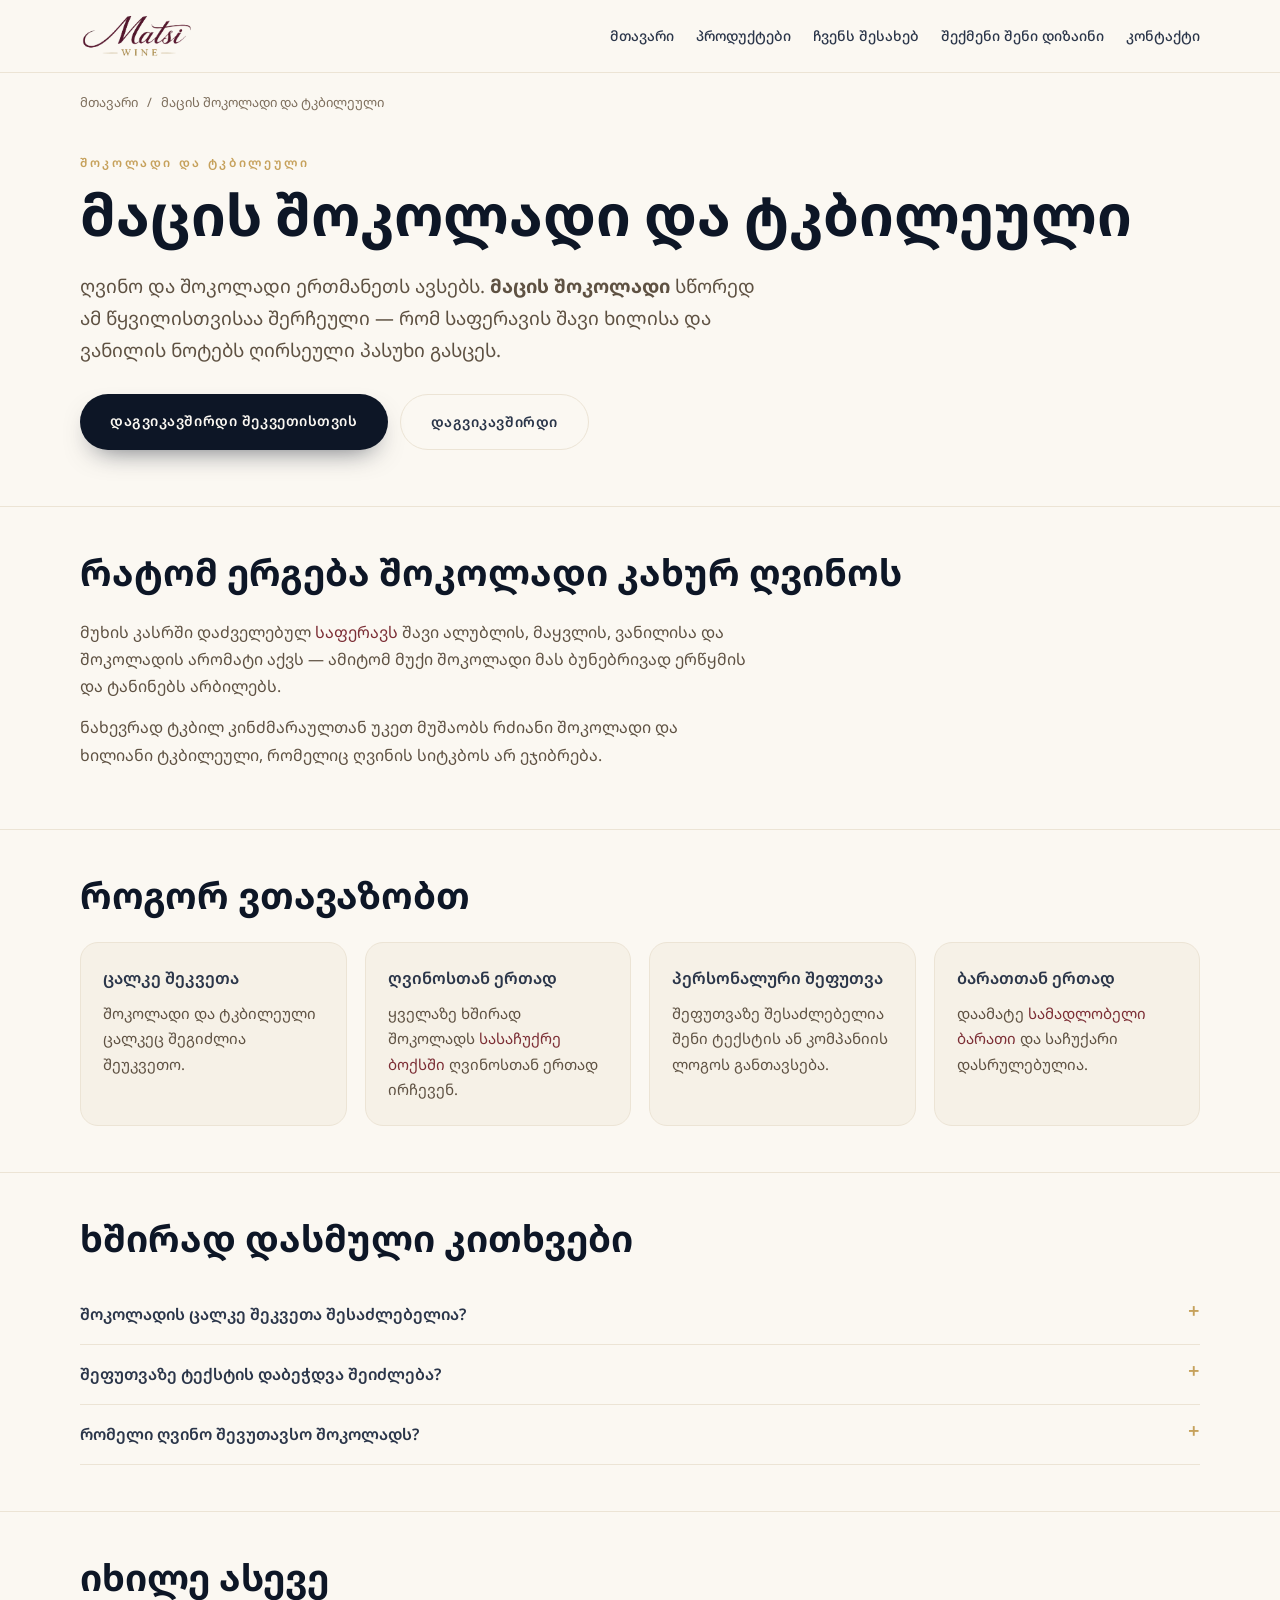
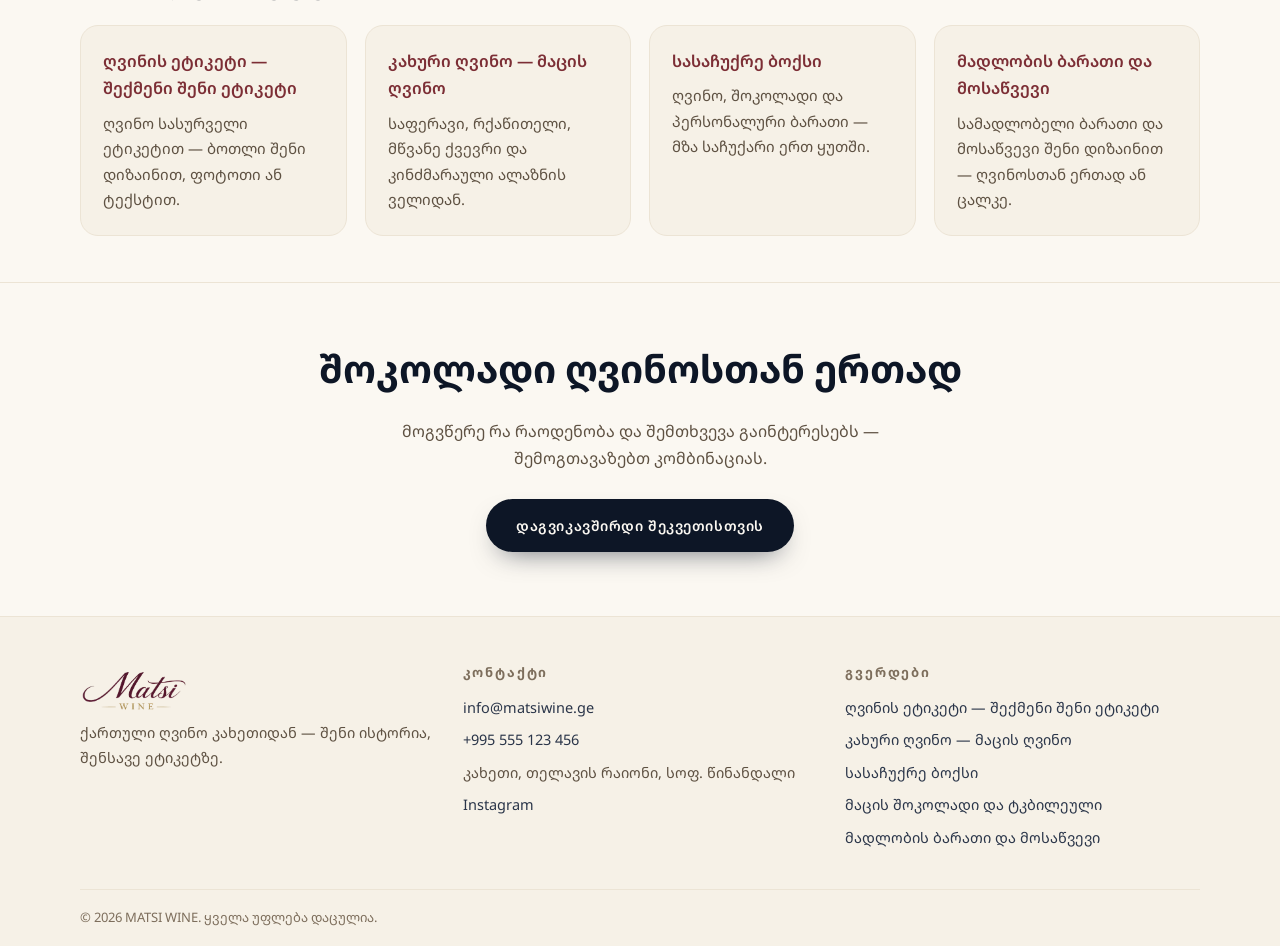
<file: shokoladi/index.html>
<!doctype html>
<html lang="ka">
<head>
<meta charset="UTF-8">
<meta name="viewport" content="width=device-width, initial-scale=1.0">
<title>მაცის შოკოლადი და ტკბილეული | MATSI WINE</title>
<meta name="description" content="მაცის შოკოლადი და ტკბილეული — ღვინოსთან შერჩეული გემო. შოკოლადი პერსონალური შეფუთვით, სასაჩუქრე ბოქსში ღვინოსთან და ბარათთან ერთად.">
<meta name="keywords" content="მაცის შოკოლადი, ტკბილეული, შოკოლადი საჩუქრად, შოკოლადი ღვინოსთან, სასაჩუქრე ბოქსი">
<meta name="robots" content="index, follow, max-image-preview:large, max-snippet:-1">
<meta name="theme-color" content="#fbf8f2">
<link rel="canonical" href="https://matsiwine.ge/shokoladi/">
<meta property="og:type" content="website">
<meta property="og:site_name" content="MATSI WINE">
<meta property="og:locale" content="ka_GE">
<meta property="og:url" content="https://matsiwine.ge/shokoladi/">
<meta property="og:title" content="მაცის შოკოლადი და ტკბილეული">
<meta property="og:description" content="მაცის შოკოლადი და ტკბილეული — ღვინოსთან შერჩეული გემო. შოკოლადი პერსონალური შეფუთვით, სასაჩუქრე ბოქსში ღვინოსთან და ბარათთან ერთად.">
<meta property="og:image" content="https://matsiwine.ge/assets/images/og-cover.jpg">
<meta name="twitter:card" content="summary_large_image">
<meta name="twitter:title" content="მაცის შოკოლადი და ტკბილეული">
<meta name="twitter:description" content="მაცის შოკოლადი და ტკბილეული — ღვინოსთან შერჩეული გემო. შოკოლადი პერსონალური შეფუთვით, სასაჩუქრე ბოქსში ღვინოსთან და ბარათთან ერთად.">
<link rel="icon" type="image/png" href="/matsiwine.png?v=20260305b">
<link rel="apple-touch-icon" href="/matsiwine.png?v=20260305">
<link rel="preconnect" href="https://fonts.googleapis.com">
<link rel="preconnect" href="https://fonts.gstatic.com" crossorigin>
<link href="https://fonts.googleapis.com/css2?family=Cormorant+Garamond:wght@500;600;700&family=Noto+Sans+Georgian:wght@300;400;500;600;700&display=swap" rel="stylesheet">
<link rel="stylesheet" href="/assets/css/landing.css?v=20260827a">
<script type="application/ld+json">{
 "@context": "https://schema.org",
 "@graph": [
  {
   "@type": "WebPage",
   "@id": "https://matsiwine.ge/shokoladi/#webpage",
   "url": "https://matsiwine.ge/shokoladi/",
   "name": "მაცის შოკოლადი და ტკბილეული | MATSI WINE",
   "description": "მაცის შოკოლადი და ტკბილეული — ღვინოსთან შერჩეული გემო. შოკოლადი პერსონალური შეფუთვით, სასაჩუქრე ბოქსში ღვინოსთან და ბარათთან ერთად.",
   "inLanguage": "ka",
   "isPartOf": {
    "@id": "https://matsiwine.ge/#website"
   },
   "about": {
    "@id": "https://matsiwine.ge/#winery"
   }
  },
  {
   "@type": "BreadcrumbList",
   "itemListElement": [
    {
     "@type": "ListItem",
     "position": 1,
     "name": "მთავარი",
     "item": "https://matsiwine.ge/"
    },
    {
     "@type": "ListItem",
     "position": 2,
     "name": "მაცის შოკოლადი და ტკბილეული",
     "item": "https://matsiwine.ge/shokoladi/"
    }
   ]
  },
  {
   "@type": "FAQPage",
   "mainEntity": [
    {
     "@type": "Question",
     "name": "შოკოლადის ცალკე შეკვეთა შესაძლებელია?",
     "acceptedAnswer": {
      "@type": "Answer",
      "text": "დიახ. შოკოლადი და ტკბილეული შეგიძლია ღვინის გარეშეც შეუკვეთო — დაგვიკავშირდი და შეგითანხმებთ დეტალებს."
     }
    },
    {
     "@type": "Question",
     "name": "შეფუთვაზე ტექსტის დაბეჭდვა შეიძლება?",
     "acceptedAnswer": {
      "@type": "Answer",
      "text": "დიახ, შესაძლებელია პერსონალური ტექსტის ან კომპანიის ლოგოს განთავსება შეფუთვაზე."
     }
    },
    {
     "@type": "Question",
     "name": "რომელი ღვინო შევუთავსო შოკოლადს?",
     "acceptedAnswer": {
      "@type": "Answer",
      "text": "მუქ შოკოლადს საუკეთესოდ ერგება საფერავი; რძიან შოკოლადსა და ხილიან ტკბილეულს — კინძმარაული."
     }
    }
   ]
  },
  {
   "@type": "Service",
   "@id": "https://matsiwine.ge/shokoladi/#service",
   "name": "შოკოლადისა და ტკბილეულის შეკვეთა",
   "serviceType": "შოკოლადისა და ტკბილეულის შეკვეთა",
   "provider": {
    "@id": "https://matsiwine.ge/#winery"
   },
   "areaServed": {
    "@type": "Country",
    "name": "საქართველო"
   },
   "description": "მაცის შოკოლადი და ტკბილეული — ღვინოსთან შერჩეული გემო. შოკოლადი პერსონალური შეფუთვით, სასაჩუქრე ბოქსში ღვინოსთან და ბარათთან ერთად."
  }
 ]
}</script>
</head>
<body>
<header class="lp-nav">
 <div class="lp-wrap lp-nav-in">
  <a class="lp-logo" href="/"><img src="/matsiwine.png?v=20260305b" alt="MATSI WINE — მაცის ღვინო" width="150" height="48"></a>
  <nav class="lp-links" aria-label="მთავარი ნავიგაცია"><a href="/">მთავარი</a><a href="/#shop">პროდუქტები</a><a href="/#about">ჩვენს შესახებ</a><a href="/#designer">შექმენი შენი დიზაინი</a><a href="/#contact">კონტაქტი</a></nav>
 </div>
</header>

<main>
<nav class="lp-wrap lp-crumb" aria-label="ნავიგაციის გზა">
 <a href="/">მთავარი</a> <span aria-hidden="true">/</span> <span>მაცის შოკოლადი და ტკბილეული</span>
</nav>

<section class="lp-hero">
 <div class="lp-wrap">
  <p class="lp-kicker">შოკოლადი და ტკბილეული</p>
  <h1>მაცის შოკოლადი და ტკბილეული</h1>
  <p class="lp-lead">ღვინო და შოკოლადი ერთმანეთს ავსებს. <strong>მაცის შოკოლადი</strong> სწორედ ამ წყვილისთვისაა შერჩეული — რომ საფერავის შავი ხილისა და ვანილის ნოტებს ღირსეული პასუხი გასცეს.</p>
  <div class="lp-cta">
   <a class="lp-btn lp-btn-primary" href="/#contact">დაგვიკავშირდი შეკვეთისთვის</a>
   <a class="lp-btn lp-btn-ghost" href="/#contact">დაგვიკავშირდი</a>
  </div>
 </div>
</section>

<section class="lp-sec">
 <div class="lp-wrap">
  <h2>რატომ ერგება შოკოლადი კახურ ღვინოს</h2>
  <p>მუხის კასრში დაძველებულ <a href="/kakhuri-gvino/">საფერავს</a> შავი ალუბლის, მაყვლის, ვანილისა და შოკოლადის არომატი აქვს — ამიტომ მუქი შოკოლადი მას ბუნებრივად ერწყმის და ტანინებს არბილებს.</p>
  <p>ნახევრად ტკბილ კინძმარაულთან უკეთ მუშაობს რძიანი შოკოლადი და ხილიანი ტკბილეული, რომელიც ღვინის სიტკბოს არ ეჯიბრება.</p>
 </div>
</section>

<section class="lp-sec">
 <div class="lp-wrap">
  <h2>როგორ ვთავაზობთ</h2>
  <div class="lp-cards">
   <article class="lp-card"><h3>ცალკე შეკვეთა</h3><p>შოკოლადი და ტკბილეული ცალკეც შეგიძლია შეუკვეთო.</p></article>
   <article class="lp-card"><h3>ღვინოსთან ერთად</h3><p>ყველაზე ხშირად შოკოლადს <a href="/sasachuqre-boksi/">სასაჩუქრე ბოქსში</a> ღვინოსთან ერთად ირჩევენ.</p></article>
   <article class="lp-card"><h3>პერსონალური შეფუთვა</h3><p>შეფუთვაზე შესაძლებელია შენი ტექსტის ან კომპანიის ლოგოს განთავსება.</p></article>
   <article class="lp-card"><h3>ბარათთან ერთად</h3><p>დაამატე <a href="/baratebi/">სამადლობელი ბარათი</a> და საჩუქარი დასრულებულია.</p></article>
  </div>
 </div>
</section>

<section class="lp-sec lp-faq">
 <div class="lp-wrap">
  <h2>ხშირად დასმული კითხვები</h2>
  <details><summary>შოკოლადის ცალკე შეკვეთა შესაძლებელია?</summary><p>დიახ. შოკოლადი და ტკბილეული შეგიძლია ღვინის გარეშეც შეუკვეთო — დაგვიკავშირდი და შეგითანხმებთ დეტალებს.</p></details>
  <details><summary>შეფუთვაზე ტექსტის დაბეჭდვა შეიძლება?</summary><p>დიახ, შესაძლებელია პერსონალური ტექსტის ან კომპანიის ლოგოს განთავსება შეფუთვაზე.</p></details>
  <details><summary>რომელი ღვინო შევუთავსო შოკოლადს?</summary><p>მუქ შოკოლადს საუკეთესოდ ერგება საფერავი; რძიან შოკოლადსა და ხილიან ტკბილეულს — კინძმარაული.</p></details>
 </div>
</section>

<section class="lp-sec lp-rel">
 <div class="lp-wrap">
  <h2>იხილე ასევე</h2>
  <div class="lp-cards">
   <article class="lp-card"><h3><a href="/etiketi/">ღვინის ეტიკეტი — შექმენი შენი ეტიკეტი</a></h3><p>ღვინო სასურველი ეტიკეტით — ბოთლი შენი დიზაინით, ფოტოთი ან ტექსტით.</p></article>
   <article class="lp-card"><h3><a href="/kakhuri-gvino/">კახური ღვინო — მაცის ღვინო</a></h3><p>საფერავი, რქაწითელი, მწვანე ქვევრი და კინძმარაული ალაზნის ველიდან.</p></article>
   <article class="lp-card"><h3><a href="/sasachuqre-boksi/">სასაჩუქრე ბოქსი</a></h3><p>ღვინო, შოკოლადი და პერსონალური ბარათი — მზა საჩუქარი ერთ ყუთში.</p></article>
   <article class="lp-card"><h3><a href="/baratebi/">მადლობის ბარათი და მოსაწვევი</a></h3><p>სამადლობელი ბარათი და მოსაწვევი შენი დიზაინით — ღვინოსთან ერთად ან ცალკე.</p></article>
  </div>
 </div>
</section>

<section class="lp-final">
 <div class="lp-wrap">
  <h2>შოკოლადი ღვინოსთან ერთად</h2>
  <p>მოგვწერე რა რაოდენობა და შემთხვევა გაინტერესებს — შემოგთავაზებთ კომბინაციას.</p>
  <a class="lp-btn lp-btn-primary" href="/#contact">დაგვიკავშირდი შეკვეთისთვის</a>
 </div>
</section>
</main>

<footer class="lp-foot">
 <div class="lp-wrap lp-foot-in">
  <div>
   <img src="/matsiwine.png?v=20260305b" alt="MATSI WINE" width="130" height="42">
   <p>ქართული ღვინო კახეთიდან — შენი ისტორია, შენსავე ეტიკეტზე.</p>
  </div>
  <div>
   <h3>კონტაქტი</h3>
   <p><a href="mailto:info@matsiwine.ge">info@matsiwine.ge</a></p>
   <p><a href="tel:+995555123456">+995 555 123 456</a></p>
   <p>კახეთი, თელავის რაიონი, სოფ. წინანდალი</p>
   <p><a href="https://instagram.com/matsi_wine_" rel="noopener">Instagram</a></p>
  </div>
  <div>
   <h3>გვერდები</h3>
   <p><a href="/etiketi/">ღვინის ეტიკეტი — შექმენი შენი ეტიკეტი</a></p><p><a href="/kakhuri-gvino/">კახური ღვინო — მაცის ღვინო</a></p><p><a href="/sasachuqre-boksi/">სასაჩუქრე ბოქსი</a></p><p><a href="/shokoladi/">მაცის შოკოლადი და ტკბილეული</a></p><p><a href="/baratebi/">მადლობის ბარათი და მოსაწვევი</a></p>
  </div>
 </div>
 <div class="lp-wrap lp-copy"><p>© 2026 MATSI WINE. ყველა უფლება დაცულია.</p></div>
</footer>
</body>
</html>
</file>
<file: assets/css/landing.css>
/* MATSI WINE — სადესანტო გვერდები (სტატიკური, Tailwind-ის გარეშე) */
:root {
  --cream: #fbf8f2;
  --cream-2: #f6f1e7;
  --line: #ece4d5;
  --ink: #0d1626;
  --ink-2: #2a3549;
  --body: #5e5142;
  --muted: #7d6e5c;
  --gold: #c6a15b;
  --burgundy: #7c2e35;
  --serif: "Cormorant Garamond", "Noto Sans Georgian", Georgia, serif;
  --sans: "Noto Sans Georgian", "Manrope", system-ui, -apple-system, sans-serif;
}
* { box-sizing: border-box; }
html { scroll-behavior: smooth; -webkit-text-size-adjust: 100%; }
body {
  margin: 0;
  background: var(--cream);
  color: var(--body);
  font-family: var(--sans);
  font-size: 16px;
  line-height: 1.7;
  -webkit-font-smoothing: antialiased;
}
img { max-width: 100%; height: auto; display: block; }
a { color: var(--burgundy); text-decoration: none; }
a:hover { text-decoration: underline; }
.lp-wrap { width: min(1120px, 100% - 40px); margin-inline: auto; }

/* ---- nav ---- */
.lp-nav {
  position: sticky; top: 0; z-index: 20;
  background: rgba(251, 248, 242, 0.92);
  backdrop-filter: blur(10px);
  border-bottom: 1px solid var(--line);
}
.lp-nav-in { display: flex; align-items: center; justify-content: space-between; gap: 20px; min-height: 72px; }
.lp-logo img { width: 118px; height: auto; }
.lp-links { display: flex; flex-wrap: wrap; gap: 22px; }
.lp-links a {
  color: var(--ink-2); font-size: 14px; font-weight: 500;
  text-decoration: none; white-space: nowrap;
}
.lp-links a:hover { color: var(--burgundy); }

/* ---- breadcrumb ---- */
.lp-crumb { padding: 18px 0 0; font-size: 13px; color: var(--muted); }
.lp-crumb a { color: var(--muted); }
.lp-crumb span[aria-hidden] { margin: 0 6px; }

/* ---- hero ---- */
.lp-hero { padding: 40px 0 56px; }
.lp-kicker {
  margin: 0 0 14px; font-size: 12px; font-weight: 600;
  letter-spacing: 0.22em; text-transform: uppercase; color: var(--gold);
}
.lp-hero h1 {
  font-family: var(--serif);
  font-size: clamp(2.1rem, 5.4vw, 3.6rem);
  line-height: 1.08;
  font-weight: 700;
  color: var(--ink);
  margin: 0 0 20px;
}
.lp-lead { font-size: clamp(1rem, 1.9vw, 1.18rem); max-width: 62ch; margin: 0 0 28px; }
.lp-cta { display: flex; flex-wrap: wrap; gap: 12px; }
.lp-btn {
  display: inline-block; padding: 15px 30px; border-radius: 999px;
  font-size: 14px; font-weight: 600; letter-spacing: 0.04em;
  text-decoration: none; transition: transform 0.2s ease, box-shadow 0.2s ease;
}
.lp-btn:hover { text-decoration: none; transform: translateY(-2px); }
.lp-btn-primary { background: var(--ink); color: var(--cream); box-shadow: 0 12px 28px -14px rgba(13, 22, 38, 0.7); }
.lp-btn-ghost { border: 1px solid var(--line); color: var(--ink-2); background: transparent; }

/* ---- sections ---- */
.lp-sec { padding: 46px 0; border-top: 1px solid var(--line); }
.lp-sec h2 {
  font-family: var(--serif);
  font-size: clamp(1.6rem, 3.4vw, 2.3rem);
  line-height: 1.2; font-weight: 700; color: var(--ink);
  margin: 0 0 22px;
}
.lp-sec h3 { font-size: 1.02rem; font-weight: 600; color: var(--ink-2); margin: 0 0 8px; }
.lp-sec p { margin: 0 0 14px; max-width: 74ch; }

.lp-cards { display: grid; grid-template-columns: repeat(auto-fit, minmax(min(100%, 240px), 1fr)); gap: 18px; }
.lp-card {
  background: var(--cream-2); border: 1px solid var(--line);
  border-radius: 18px; padding: 22px;
}
.lp-card p { margin: 0; font-size: 15px; }

.lp-steps { counter-reset: st; list-style: none; margin: 0; padding: 0; display: grid; gap: 18px; }
.lp-steps li {
  counter-increment: st;
  position: relative; padding-left: 54px;
}
.lp-steps li::before {
  content: counter(st);
  position: absolute; left: 0; top: 0;
  width: 38px; height: 38px; border-radius: 999px;
  display: grid; place-items: center;
  background: var(--cream-2); border: 1px solid var(--gold);
  color: var(--burgundy); font-family: var(--serif); font-size: 18px; font-weight: 700;
}
.lp-steps p { margin: 0; font-size: 15px; }

/* ---- faq ---- */
.lp-faq details {
  border-bottom: 1px solid var(--line); padding: 16px 0;
}
.lp-faq summary {
  cursor: pointer; font-weight: 600; color: var(--ink-2);
  font-size: 1rem; list-style: none;
}
.lp-faq summary::-webkit-details-marker { display: none; }
.lp-faq summary::after { content: "+"; float: right; color: var(--gold); font-size: 20px; line-height: 1; }
.lp-faq details[open] summary::after { content: "–"; }
.lp-faq details p { margin: 12px 0 0; font-size: 15px; }

/* ---- final CTA ---- */
.lp-final { padding: 56px 0 64px; border-top: 1px solid var(--line); text-align: center; }
.lp-final h2 {
  font-family: var(--serif); font-size: clamp(1.7rem, 3.6vw, 2.4rem);
  color: var(--ink); margin: 0 0 14px; font-weight: 700;
}
.lp-final p { max-width: 60ch; margin: 0 auto 26px; }

/* ---- footer ---- */
.lp-foot { background: var(--cream-2); border-top: 1px solid var(--line); padding: 44px 0 18px; }
.lp-foot-in { display: grid; grid-template-columns: repeat(auto-fit, minmax(min(100%, 230px), 1fr)); gap: 28px; }
.lp-foot img { width: 112px; height: auto; }
.lp-foot h3 { font-size: 13px; letter-spacing: 0.14em; text-transform: uppercase; color: var(--muted); margin: 0 0 12px; }
.lp-foot p { margin: 0 0 8px; font-size: 14.5px; }
.lp-foot a { color: var(--ink-2); }
.lp-copy { border-top: 1px solid var(--line); margin-top: 30px; padding-top: 16px; }
.lp-copy p { font-size: 13px; color: var(--muted); margin: 0; }

@media (max-width: 720px) {
  .lp-nav-in { flex-direction: column; align-items: flex-start; padding: 12px 0; min-height: 0; }
  .lp-links { gap: 14px; }
  .lp-links a { font-size: 13px; }
  .lp-hero { padding: 26px 0 40px; }
  .lp-sec { padding: 36px 0; }
}
@media (prefers-reduced-motion: reduce) {
  html { scroll-behavior: auto; }
  .lp-btn { transition: none; }
  .lp-btn:hover { transform: none; }
}
</file>
